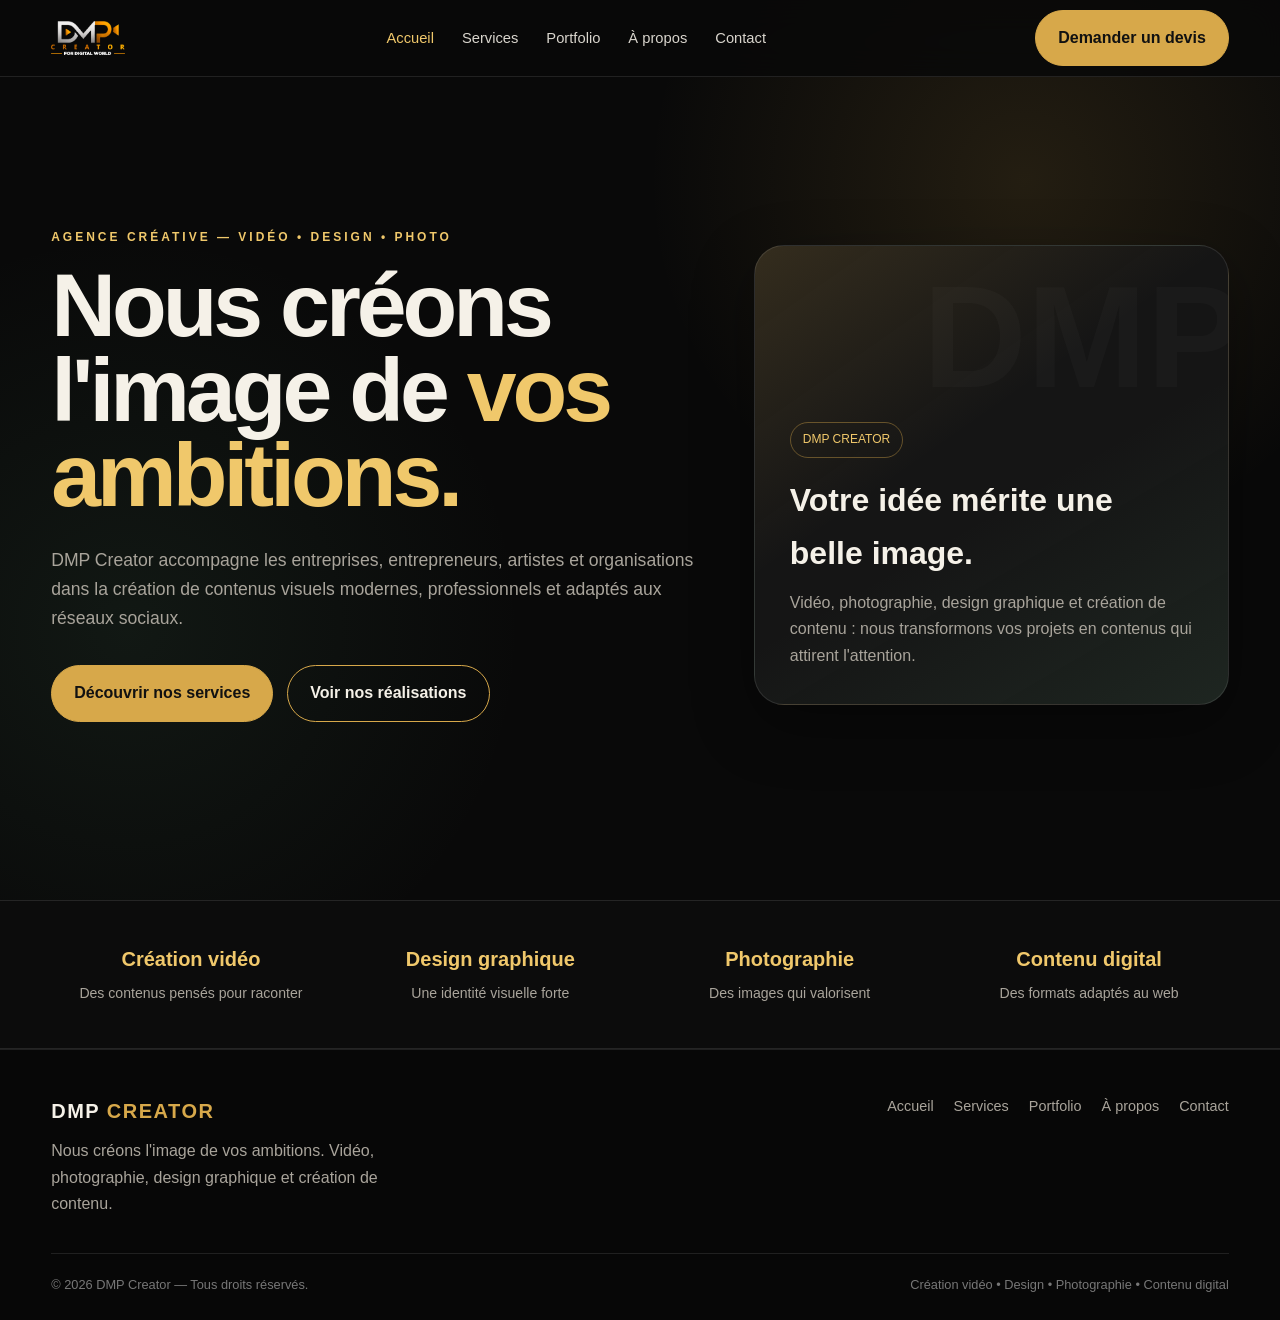
<file: index.html>
<!DOCTYPE html>
<html lang="fr">
<head>
  <meta charset="UTF-8">
  <meta name="viewport" content="width=device-width, initial-scale=1.0">
  <meta name="description" content="DMP Creator — Création vidéo, design graphique, photographie et contenu digital. Nous créons l'image de vos ambitions.">
  <title>DMP Creator — Nous créons l'image de vos ambitions</title>

  <style>
    :root{
      --bg:#090909;
      --bg-soft:#111111;
      --card:#151515;
      --card-2:#1b1b1b;
      --text:#f5f1e8;
      --muted:#a9a49b;
      --gold:#d7a84a;
      --gold-light:#f0c86b;
      --green:#5d9d73;
      --line:rgba(255,255,255,.10);
      --shadow:0 20px 60px rgba(0,0,0,.35);
      --radius:22px;
      --max:1180px;
    }

    *{box-sizing:border-box;margin:0;padding:0}
    html{scroll-behavior:smooth}
    body{
      font-family:Arial, Helvetica, sans-serif;
      background:var(--bg);
      color:var(--text);
      line-height:1.65;
      overflow-x:hidden;
    }
    a{text-decoration:none;color:inherit}
    img{max-width:100%;display:block}
    button{font:inherit}

    .container{
      width:min(92%,var(--max));
      margin:auto;
    }

    .section{
      padding:100px 0;
      position:relative;
    }

    .eyebrow{
      color:var(--gold-light);
      text-transform:uppercase;
      letter-spacing:3px;
      font-size:.75rem;
      font-weight:700;
      margin-bottom:15px;
    }

    .section-title{
      font-size:clamp(2rem,5vw,4rem);
      line-height:1.05;
      margin-bottom:20px;
      max-width:760px;
    }

    .section-intro{
      color:var(--muted);
      max-width:700px;
      font-size:1.05rem;
    }

    .btn{
      display:inline-flex;
      align-items:center;
      justify-content:center;
      gap:9px;
      padding:14px 22px;
      border-radius:999px;
      border:1px solid var(--gold);
      transition:.3s ease;
      font-weight:700;
      cursor:pointer;
    }

    .btn-primary{
      background:var(--gold);
      color:#111;
    }

    .btn-primary:hover{
      background:var(--gold-light);
      transform:translateY(-2px);
    }

    .btn-outline{
      background:transparent;
      color:var(--text);
    }

    .btn-outline:hover{
      background:rgba(215,168,74,.10);
      transform:translateY(-2px);
    }

    /* NAVIGATION */
    header{
      position:fixed;
      top:0;
      left:0;
      width:100%;
      z-index:1000;
      background:rgba(9,9,9,.86);
      backdrop-filter:blur(16px);
      border-bottom:1px solid var(--line);
    }

    .nav{
      min-height:76px;
      display:flex;
      align-items:center;
      justify-content:space-between;
      gap:20px;
    }

    .logo{
      font-size:1.25rem;
      font-weight:900;
      letter-spacing:1.5px;
    }

    .logo span{color:var(--gold)}

    .logo-img{height:34px;width:auto;display:block}

    .nav-links{
      display:flex;
      align-items:center;
      gap:28px;
      list-style:none;
    }

    .nav-links a{
      color:#d9d5cd;
      font-size:.92rem;
      transition:.25s;
    }

    .nav-links a:hover,
    .nav-links a.active{
      color:var(--gold-light);
    }

    .nav-cta{margin-left:8px}

    .menu-btn{
      display:none;
      background:none;
      border:0;
      color:var(--text);
      font-size:1.7rem;
      cursor:pointer;
    }

    /* HERO */
    .hero{
      min-height:100vh;
      display:flex;
      align-items:center;
      padding:140px 0 90px;
      background:
        radial-gradient(circle at 80% 20%, rgba(215,168,74,.13), transparent 30%),
        radial-gradient(circle at 10% 70%, rgba(93,157,115,.10), transparent 30%);
    }

    .hero-grid{
      display:grid;
      grid-template-columns:1.15fr .85fr;
      gap:60px;
      align-items:center;
    }

    .hero h1{
      font-size:clamp(3rem,7vw,6.8rem);
      line-height:.95;
      letter-spacing:-4px;
      margin-bottom:28px;
      max-width:900px;
    }

    .hero h1 span{
      color:var(--gold-light);
    }

    .hero-text{
      color:var(--muted);
      max-width:650px;
      font-size:1.1rem;
      margin-bottom:32px;
    }

    .hero-actions{
      display:flex;
      flex-wrap:wrap;
      gap:14px;
    }

    .hero-card{
      min-height:460px;
      border:1px solid var(--line);
      border-radius:30px;
      background:
        linear-gradient(145deg,rgba(215,168,74,.16),transparent 42%),
        linear-gradient(330deg,rgba(93,157,115,.12),transparent 45%),
        var(--card);
      box-shadow:var(--shadow);
      padding:35px;
      display:flex;
      flex-direction:column;
      justify-content:flex-end;
      overflow:hidden;
      position:relative;
    }

    .hero-card::before{
      content:"DMP";
      position:absolute;
      top:20px;
      right:-15px;
      font-size:9rem;
      font-weight:900;
      color:rgba(255,255,255,.025);
      line-height:1;
    }

    .hero-card h3{
      font-size:2rem;
      margin-bottom:10px;
    }

    .hero-card p{color:var(--muted)}

    .hero-badge{
      display:inline-block;
      width:max-content;
      padding:7px 12px;
      border:1px solid rgba(215,168,74,.4);
      border-radius:999px;
      color:var(--gold-light);
      font-size:.75rem;
      margin-bottom:16px;
    }

    /* STATS */
    .stats{
      border-top:1px solid var(--line);
      border-bottom:1px solid var(--line);
      padding:30px 0;
      background:#0c0c0c;
    }

    .stats-grid{
      display:grid;
      grid-template-columns:repeat(4,1fr);
      gap:20px;
    }

    .stat{
      text-align:center;
      padding:12px;
    }

    .stat strong{
      display:block;
      font-size:1.25rem;
      color:var(--gold-light);
      margin-bottom:4px;
    }

    .stat span{color:var(--muted);font-size:.88rem}

    /* SERVICES */
    .services-grid{
      display:grid;
      grid-template-columns:repeat(2,1fr);
      gap:22px;
      margin-top:55px;
    }

    .service-card{
      background:var(--card);
      border:1px solid var(--line);
      border-radius:var(--radius);
      padding:32px;
      transition:.3s ease;
    }

    .service-card:hover{
      transform:translateY(-6px);
      border-color:rgba(215,168,74,.45);
      box-shadow:var(--shadow);
    }

    .service-number{
      color:var(--gold-light);
      font-weight:900;
      font-size:.8rem;
      letter-spacing:2px;
    }

    .service-card h3{
      font-size:1.6rem;
      margin:12px 0;
    }

    .service-card p{color:var(--muted);margin-bottom:20px}

    .service-card ul{
      list-style:none;
      display:grid;
      grid-template-columns:repeat(2,1fr);
      gap:9px 15px;
    }

    .service-card li{
      color:#ddd7cc;
      font-size:.9rem;
    }

    .service-card li::before{
      content:"✓";
      color:var(--green);
      margin-right:7px;
      font-weight:900;
    }

    /* PORTFOLIO */
    .portfolio-head{
      display:flex;
      align-items:end;
      justify-content:space-between;
      gap:30px;
      margin-bottom:35px;
    }

    .filters{
      display:flex;
      flex-wrap:wrap;
      gap:8px;
      margin-bottom:30px;
    }

    .filter{
      border:1px solid var(--line);
      background:transparent;
      color:var(--muted);
      padding:9px 15px;
      border-radius:999px;
      cursor:pointer;
      transition:.25s;
    }

    .filter:hover,
    .filter.active{
      color:#111;
      background:var(--gold);
      border-color:var(--gold);
    }

    .portfolio-grid{
      display:grid;
      grid-template-columns:repeat(3,1fr);
      gap:20px;
    }

    .project{
      min-height:310px;
      border-radius:var(--radius);
      overflow:hidden;
      border:1px solid var(--line);
      background:var(--card);
      position:relative;
      display:flex;
      align-items:flex-end;
      padding:24px;
      background-size:cover;
      background-position:center;
      isolation:isolate;
    }

    .project::before{
      content:"";
      position:absolute;
      inset:0;
      background:linear-gradient(transparent 20%,rgba(0,0,0,.9));
      z-index:-1;
    }

    .project:nth-child(1){background-image:linear-gradient(135deg,#2b2418,#101010)}
    .project:nth-child(2){background-image:linear-gradient(135deg,#17352a,#0d1110)}
    .project:nth-child(3){background-image:linear-gradient(135deg,#292929,#111)}
    .project:nth-child(4){background-image:linear-gradient(135deg,#392b1b,#121212)}
    .project:nth-child(5){background-image:linear-gradient(135deg,#1b3027,#111)}
    .project:nth-child(6){background-image:linear-gradient(135deg,#302530,#101010)}

    .project-content h3{font-size:1.25rem;margin-bottom:4px}
    .project-content p{color:#bdb7ad;font-size:.85rem}

    .project[data-hidden="true"]{display:none}

    /* ABOUT */
    .about-grid{
      display:grid;
      grid-template-columns:.9fr 1.1fr;
      gap:65px;
      align-items:center;
    }

    .about-visual{
      min-height:480px;
      border-radius:30px;
      border:1px solid var(--line);
      background:
        radial-gradient(circle at 30% 30%,rgba(215,168,74,.20),transparent 30%),
        radial-gradient(circle at 70% 70%,rgba(93,157,115,.16),transparent 35%),
        #111;
      display:flex;
      align-items:center;
      justify-content:center;
      position:relative;
      overflow:hidden;
    }

    .about-logo{
      font-size:clamp(5rem,13vw,10rem);
      font-weight:900;
      letter-spacing:-8px;
      color:rgba(255,255,255,.07);
    }

    .about-content p{
      color:var(--muted);
      margin-bottom:18px;
    }

    .values{
      display:grid;
      grid-template-columns:repeat(2,1fr);
      gap:12px;
      margin-top:28px;
    }

    .value{
      padding:16px;
      border:1px solid var(--line);
      border-radius:15px;
      background:var(--card);
    }

    .value strong{display:block;margin-bottom:4px}
    .value span{font-size:.85rem;color:var(--muted)}

    /* PROCESS */
    .process-grid{
      display:grid;
      grid-template-columns:repeat(5,1fr);
      gap:12px;
      margin-top:50px;
    }

    .process{
      padding:25px 18px;
      background:var(--card);
      border:1px solid var(--line);
      border-radius:18px;
    }

    .process span{
      color:var(--gold-light);
      font-size:.75rem;
      font-weight:900;
    }

    .process h3{font-size:1.05rem;margin:10px 0}
    .process p{color:var(--muted);font-size:.84rem}

    /* CONTACT */
    .contact-box{
      display:grid;
      grid-template-columns:1fr .9fr;
      gap:40px;
      padding:50px;
      border:1px solid var(--line);
      border-radius:30px;
      background:
        radial-gradient(circle at 100% 0%,rgba(215,168,74,.13),transparent 35%),
        var(--card);
    }

    .contact-box p{color:var(--muted);max-width:600px}

    .contact-actions{
      display:flex;
      flex-wrap:wrap;
      gap:12px;
      margin-top:28px;
    }

    .contact-info{
      display:grid;
      gap:15px;
    }

    .contact-item{
      padding:18px;
      border:1px solid var(--line);
      border-radius:16px;
      background:rgba(255,255,255,.02);
    }

    .contact-item small{
      display:block;
      color:var(--gold-light);
      text-transform:uppercase;
      letter-spacing:1px;
      margin-bottom:4px;
    }

    .contact-item span{color:#ddd7cc}

    /* FOOTER */
    footer{
      border-top:1px solid var(--line);
      padding:45px 0 25px;
      background:#070707;
    }

    .footer-top{
      display:flex;
      align-items:flex-start;
      justify-content:space-between;
      gap:30px;
      padding-bottom:35px;
    }

    .footer-brand p{
      color:var(--muted);
      max-width:360px;
      margin-top:10px;
    }

    .footer-links{
      display:flex;
      flex-wrap:wrap;
      gap:20px;
    }

    .footer-links a{color:var(--muted);font-size:.9rem}
    .footer-links a:hover{color:var(--gold-light)}

    .copyright{
      border-top:1px solid var(--line);
      padding-top:20px;
      color:#777;
      font-size:.8rem;
      display:flex;
      justify-content:space-between;
      gap:15px;
    }

    /* RESPONSIVE */
    @media(max-width:900px){
      .hero-grid,
      .about-grid,
      .contact-box{
        grid-template-columns:1fr;
      }

      .hero-card{min-height:320px}
      .portfolio-grid{grid-template-columns:repeat(2,1fr)}
      .process-grid{grid-template-columns:repeat(3,1fr)}
    }

    @media(max-width:720px){
      .section{padding:75px 0}

      .menu-btn{display:block}

      .nav-links{
        display:none;
        position:absolute;
        top:76px;
        left:0;
        width:100%;
        padding:20px 5%;
        background:rgba(9,9,9,.98);
        border-bottom:1px solid var(--line);
        flex-direction:column;
        align-items:flex-start;
        gap:18px;
      }

      .nav-links.open{display:flex}
      .nav-cta{display:none}

      .hero h1{letter-spacing:-2px}
      .stats-grid{grid-template-columns:repeat(2,1fr)}
      .services-grid,
      .portfolio-grid,
      .process-grid{
        grid-template-columns:1fr;
      }

      .service-card ul{grid-template-columns:1fr}
      .portfolio-head{display:block}
      .values{grid-template-columns:1fr}
      .contact-box{padding:30px 22px}
      .footer-top,
      .copyright{
        flex-direction:column;
      }
    }
  </style>
</head>

<body>

  <header>
    <div class="container nav">
      <a href="index.html" class="logo"><img src="assets/logo.png" alt="DMP Creator" class="logo-img"></a>

      <button class="menu-btn" id="menuBtn" aria-label="Ouvrir le menu">☰</button>

      <ul class="nav-links" id="navLinks">
        <li><a href="index.html" class="active">Accueil</a></li>
        <li><a href="services.html">Services</a></li>
        <li><a href="portfolio.html">Portfolio</a></li>
        <li><a href="apropos.html">À propos</a></li>
        <li><a href="contact.html">Contact</a></li>
      </ul>

      <a href="contact.html" class="btn btn-primary nav-cta">Demander un devis</a>
    </div>
  </header>

  <main>
<!-- ACCUEIL -->
    <section class="hero" id="accueil">
      <div class="container hero-grid">

        <div>
          <div class="eyebrow">Agence créative — Vidéo • Design • Photo</div>

          <h1>
            Nous créons l'image de
            <span>vos ambitions.</span>
          </h1>

          <p class="hero-text">
            DMP Creator accompagne les entreprises, entrepreneurs, artistes
            et organisations dans la création de contenus visuels modernes,
            professionnels et adaptés aux réseaux sociaux.
          </p>

          <div class="hero-actions">
            <a href="services.html" class="btn btn-primary">Découvrir nos services</a>
            <a href="portfolio.html" class="btn btn-outline">Voir nos réalisations</a>
          </div>
        </div>

        <div class="hero-card">
          <span class="hero-badge">DMP CREATOR</span>
          <h3>Votre idée mérite une belle image.</h3>
          <p>
            Vidéo, photographie, design graphique et création de contenu :
            nous transformons vos projets en contenus qui attirent l'attention.
          </p>
        </div>

      </div>
    </section>

<!-- ELEMENTS DE CONFIANCE -->
    <section class="stats">
      <div class="container stats-grid">
        <div class="stat">
          <strong>Création vidéo</strong>
          <span>Des contenus pensés pour raconter</span>
        </div>
        <div class="stat">
          <strong>Design graphique</strong>
          <span>Une identité visuelle forte</span>
        </div>
        <div class="stat">
          <strong>Photographie</strong>
          <span>Des images qui valorisent</span>
        </div>
        <div class="stat">
          <strong>Contenu digital</strong>
          <span>Des formats adaptés au web</span>
        </div>
      </div>
    </section>
  </main>

  <footer>
    <div class="container">

      <div class="footer-top">

        <div class="footer-brand">
          <div class="logo">DMP <span>CREATOR</span></div>
          <p>
            Nous créons l'image de vos ambitions.
            Vidéo, photographie, design graphique et création de contenu.
          </p>
        </div>

        <nav class="footer-links">
          <a href="index.html">Accueil</a>
          <a href="services.html">Services</a>
          <a href="portfolio.html">Portfolio</a>
          <a href="apropos.html">À propos</a>
          <a href="contact.html">Contact</a>
        </nav>

      </div>

      <div class="copyright">
        <span>© 2026 DMP Creator — Tous droits réservés.</span>
        <span>Création vidéo • Design • Photographie • Contenu digital</span>
      </div>

    </div>
  </footer>

  <script>
    const menuBtn = document.getElementById("menuBtn");
    const navLinks = document.getElementById("navLinks");
    menuBtn.addEventListener("click", () => {
      navLinks.classList.toggle("open");
    });
    document.querySelectorAll("#navLinks a").forEach(link => {
      link.addEventListener("click", () => {
        navLinks.classList.remove("open");
      });
    });
  </script>

</body>
</html>
</file>
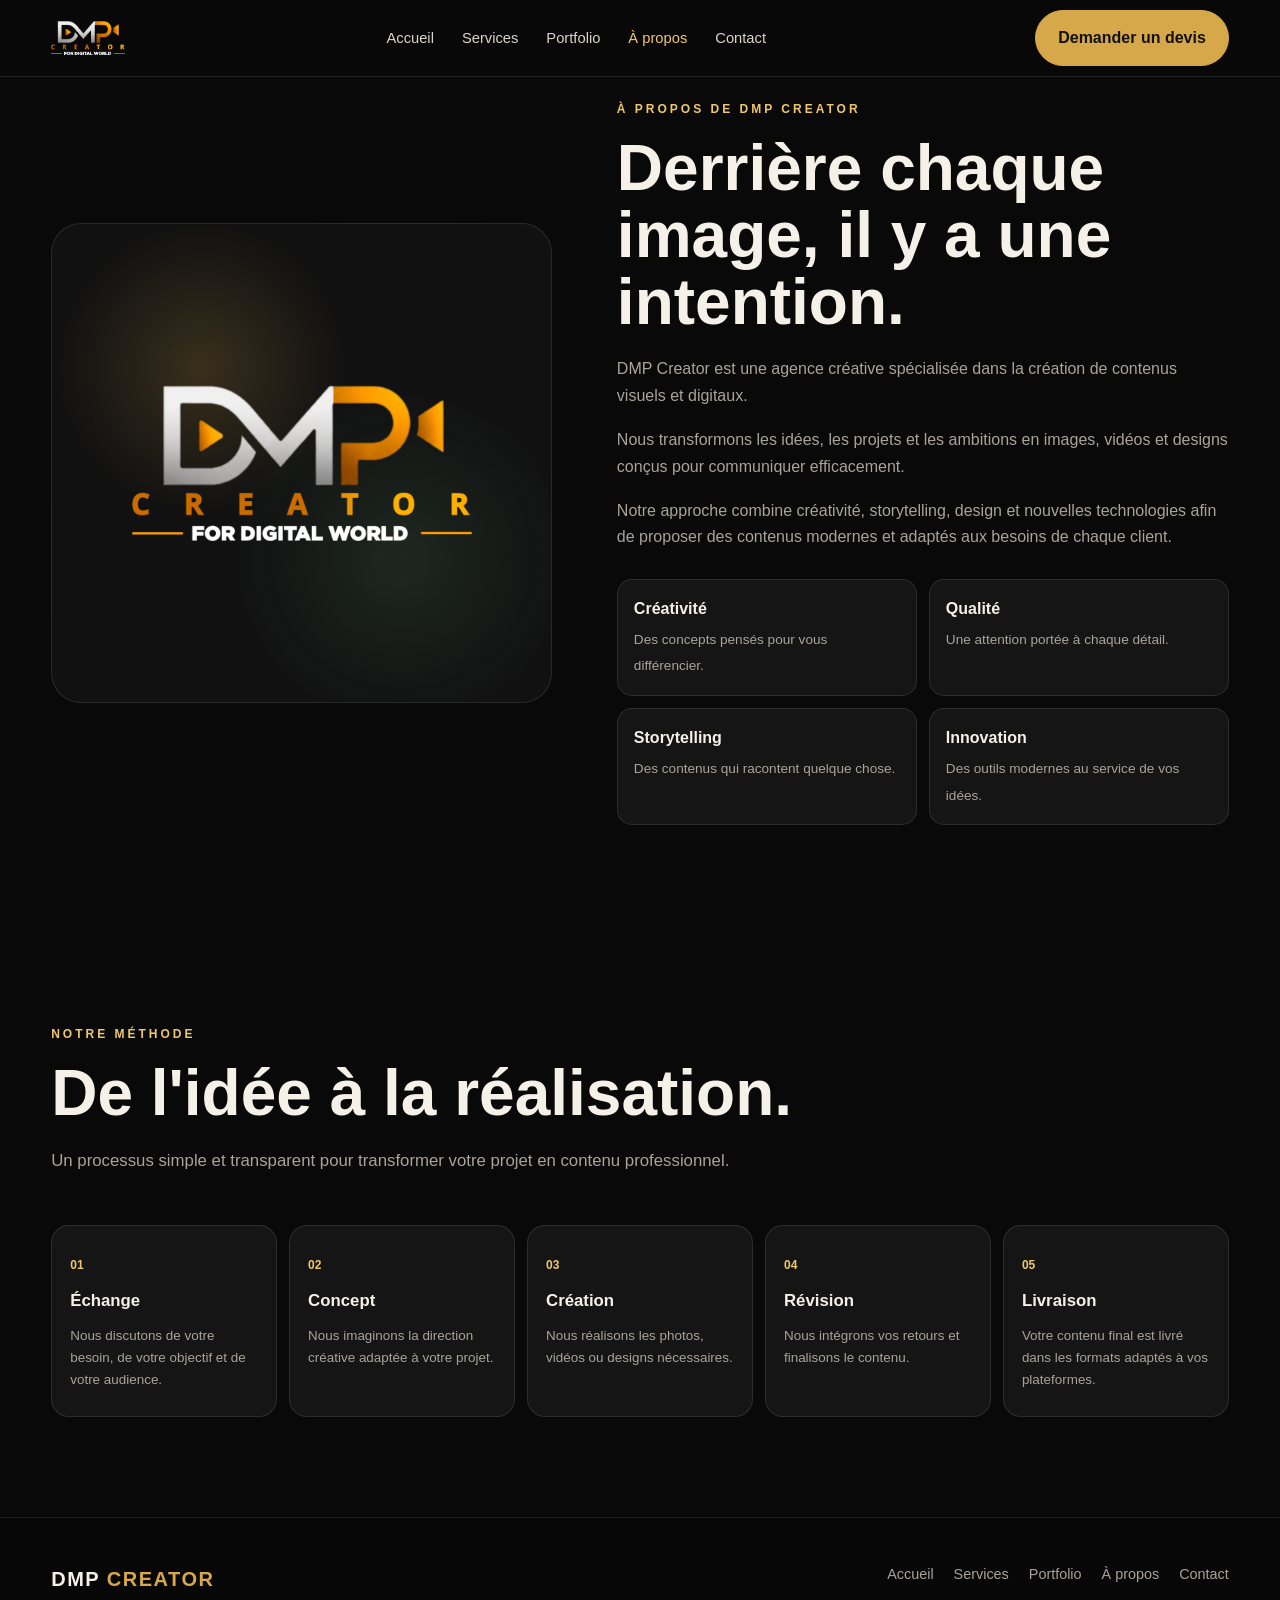
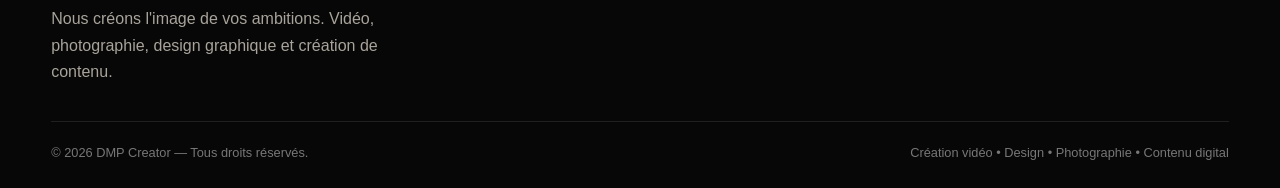
<file: apropos.html>
<!DOCTYPE html>
<html lang="fr">
<head>
  <meta charset="UTF-8">
  <meta name="viewport" content="width=device-width, initial-scale=1.0">
  <meta name="description" content="DMP Creator est une agence créative basée à Kinshasa, RD Congo, spécialisée dans la création de contenus visuels et digitaux.">
  <title>À propos — DMP Creator</title>

  <style>
    :root{
      --bg:#090909;
      --bg-soft:#111111;
      --card:#151515;
      --card-2:#1b1b1b;
      --text:#f5f1e8;
      --muted:#a9a49b;
      --gold:#d7a84a;
      --gold-light:#f0c86b;
      --green:#5d9d73;
      --line:rgba(255,255,255,.10);
      --shadow:0 20px 60px rgba(0,0,0,.35);
      --radius:22px;
      --max:1180px;
    }

    *{box-sizing:border-box;margin:0;padding:0}
    html{scroll-behavior:smooth}
    body{
      font-family:Arial, Helvetica, sans-serif;
      background:var(--bg);
      color:var(--text);
      line-height:1.65;
      overflow-x:hidden;
    }
    a{text-decoration:none;color:inherit}
    img{max-width:100%;display:block}
    button{font:inherit}

    .container{
      width:min(92%,var(--max));
      margin:auto;
    }

    .section{
      padding:100px 0;
      position:relative;
    }

    .eyebrow{
      color:var(--gold-light);
      text-transform:uppercase;
      letter-spacing:3px;
      font-size:.75rem;
      font-weight:700;
      margin-bottom:15px;
    }

    .section-title{
      font-size:clamp(2rem,5vw,4rem);
      line-height:1.05;
      margin-bottom:20px;
      max-width:760px;
    }

    .section-intro{
      color:var(--muted);
      max-width:700px;
      font-size:1.05rem;
    }

    .btn{
      display:inline-flex;
      align-items:center;
      justify-content:center;
      gap:9px;
      padding:14px 22px;
      border-radius:999px;
      border:1px solid var(--gold);
      transition:.3s ease;
      font-weight:700;
      cursor:pointer;
    }

    .btn-primary{
      background:var(--gold);
      color:#111;
    }

    .btn-primary:hover{
      background:var(--gold-light);
      transform:translateY(-2px);
    }

    .btn-outline{
      background:transparent;
      color:var(--text);
    }

    .btn-outline:hover{
      background:rgba(215,168,74,.10);
      transform:translateY(-2px);
    }

    /* NAVIGATION */
    header{
      position:fixed;
      top:0;
      left:0;
      width:100%;
      z-index:1000;
      background:rgba(9,9,9,.86);
      backdrop-filter:blur(16px);
      border-bottom:1px solid var(--line);
    }

    .nav{
      min-height:76px;
      display:flex;
      align-items:center;
      justify-content:space-between;
      gap:20px;
    }

    .logo{
      font-size:1.25rem;
      font-weight:900;
      letter-spacing:1.5px;
    }

    .logo span{color:var(--gold)}

    .logo-img{height:34px;width:auto;display:block}

    .nav-links{
      display:flex;
      align-items:center;
      gap:28px;
      list-style:none;
    }

    .nav-links a{
      color:#d9d5cd;
      font-size:.92rem;
      transition:.25s;
    }

    .nav-links a:hover,
    .nav-links a.active{
      color:var(--gold-light);
    }

    .nav-cta{margin-left:8px}

    .menu-btn{
      display:none;
      background:none;
      border:0;
      color:var(--text);
      font-size:1.7rem;
      cursor:pointer;
    }

    /* HERO */
    .hero{
      min-height:100vh;
      display:flex;
      align-items:center;
      padding:140px 0 90px;
      background:
        radial-gradient(circle at 80% 20%, rgba(215,168,74,.13), transparent 30%),
        radial-gradient(circle at 10% 70%, rgba(93,157,115,.10), transparent 30%);
    }

    .hero-grid{
      display:grid;
      grid-template-columns:1.15fr .85fr;
      gap:60px;
      align-items:center;
    }

    .hero h1{
      font-size:clamp(3rem,7vw,6.8rem);
      line-height:.95;
      letter-spacing:-4px;
      margin-bottom:28px;
      max-width:900px;
    }

    .hero h1 span{
      color:var(--gold-light);
    }

    .hero-text{
      color:var(--muted);
      max-width:650px;
      font-size:1.1rem;
      margin-bottom:32px;
    }

    .hero-actions{
      display:flex;
      flex-wrap:wrap;
      gap:14px;
    }

    .hero-card{
      min-height:460px;
      border:1px solid var(--line);
      border-radius:30px;
      background:
        linear-gradient(145deg,rgba(215,168,74,.16),transparent 42%),
        linear-gradient(330deg,rgba(93,157,115,.12),transparent 45%),
        var(--card);
      box-shadow:var(--shadow);
      padding:35px;
      display:flex;
      flex-direction:column;
      justify-content:flex-end;
      overflow:hidden;
      position:relative;
    }

    .hero-card::before{
      content:"DMP";
      position:absolute;
      top:20px;
      right:-15px;
      font-size:9rem;
      font-weight:900;
      color:rgba(255,255,255,.025);
      line-height:1;
    }

    .hero-card h3{
      font-size:2rem;
      margin-bottom:10px;
    }

    .hero-card p{color:var(--muted)}

    .hero-badge{
      display:inline-block;
      width:max-content;
      padding:7px 12px;
      border:1px solid rgba(215,168,74,.4);
      border-radius:999px;
      color:var(--gold-light);
      font-size:.75rem;
      margin-bottom:16px;
    }

    /* STATS */
    .stats{
      border-top:1px solid var(--line);
      border-bottom:1px solid var(--line);
      padding:30px 0;
      background:#0c0c0c;
    }

    .stats-grid{
      display:grid;
      grid-template-columns:repeat(4,1fr);
      gap:20px;
    }

    .stat{
      text-align:center;
      padding:12px;
    }

    .stat strong{
      display:block;
      font-size:1.25rem;
      color:var(--gold-light);
      margin-bottom:4px;
    }

    .stat span{color:var(--muted);font-size:.88rem}

    /* SERVICES */
    .services-grid{
      display:grid;
      grid-template-columns:repeat(2,1fr);
      gap:22px;
      margin-top:55px;
    }

    .service-card{
      background:var(--card);
      border:1px solid var(--line);
      border-radius:var(--radius);
      padding:32px;
      transition:.3s ease;
    }

    .service-card:hover{
      transform:translateY(-6px);
      border-color:rgba(215,168,74,.45);
      box-shadow:var(--shadow);
    }

    .service-number{
      color:var(--gold-light);
      font-weight:900;
      font-size:.8rem;
      letter-spacing:2px;
    }

    .service-card h3{
      font-size:1.6rem;
      margin:12px 0;
    }

    .service-card p{color:var(--muted);margin-bottom:20px}

    .service-card ul{
      list-style:none;
      display:grid;
      grid-template-columns:repeat(2,1fr);
      gap:9px 15px;
    }

    .service-card li{
      color:#ddd7cc;
      font-size:.9rem;
    }

    .service-card li::before{
      content:"✓";
      color:var(--green);
      margin-right:7px;
      font-weight:900;
    }

    /* PORTFOLIO */
    .portfolio-head{
      display:flex;
      align-items:end;
      justify-content:space-between;
      gap:30px;
      margin-bottom:35px;
    }

    .filters{
      display:flex;
      flex-wrap:wrap;
      gap:8px;
      margin-bottom:30px;
    }

    .filter{
      border:1px solid var(--line);
      background:transparent;
      color:var(--muted);
      padding:9px 15px;
      border-radius:999px;
      cursor:pointer;
      transition:.25s;
    }

    .filter:hover,
    .filter.active{
      color:#111;
      background:var(--gold);
      border-color:var(--gold);
    }

    .portfolio-grid{
      display:grid;
      grid-template-columns:repeat(3,1fr);
      gap:20px;
    }

    .project{
      min-height:310px;
      border-radius:var(--radius);
      overflow:hidden;
      border:1px solid var(--line);
      background:var(--card);
      position:relative;
      display:flex;
      align-items:flex-end;
      padding:24px;
      background-size:cover;
      background-position:center;
      isolation:isolate;
    }

    .project::before{
      content:"";
      position:absolute;
      inset:0;
      background:linear-gradient(transparent 20%,rgba(0,0,0,.9));
      z-index:-1;
    }

    .project:nth-child(1){background-image:linear-gradient(135deg,#2b2418,#101010)}
    .project:nth-child(2){background-image:linear-gradient(135deg,#17352a,#0d1110)}
    .project:nth-child(3){background-image:linear-gradient(135deg,#292929,#111)}
    .project:nth-child(4){background-image:linear-gradient(135deg,#392b1b,#121212)}
    .project:nth-child(5){background-image:linear-gradient(135deg,#1b3027,#111)}
    .project:nth-child(6){background-image:linear-gradient(135deg,#302530,#101010)}

    .project-content h3{font-size:1.25rem;margin-bottom:4px}
    .project-content p{color:#bdb7ad;font-size:.85rem}

    .project[data-hidden="true"]{display:none}

    /* ABOUT */
    .about-grid{
      display:grid;
      grid-template-columns:.9fr 1.1fr;
      gap:65px;
      align-items:center;
    }

    .about-visual{
      min-height:480px;
      border-radius:30px;
      border:1px solid var(--line);
      background:
        radial-gradient(circle at 30% 30%,rgba(215,168,74,.20),transparent 30%),
        radial-gradient(circle at 70% 70%,rgba(93,157,115,.16),transparent 35%),
        #111;
      display:flex;
      align-items:center;
      justify-content:center;
      position:relative;
      overflow:hidden;
    }

    .about-logo{
      font-size:clamp(5rem,13vw,10rem);
      font-weight:900;
      letter-spacing:-8px;
      color:rgba(255,255,255,.07);
    }

    .about-logo-img{
      width:min(70%,340px);
      height:auto;
    }

    .about-content p{
      color:var(--muted);
      margin-bottom:18px;
    }

    .values{
      display:grid;
      grid-template-columns:repeat(2,1fr);
      gap:12px;
      margin-top:28px;
    }

    .value{
      padding:16px;
      border:1px solid var(--line);
      border-radius:15px;
      background:var(--card);
    }

    .value strong{display:block;margin-bottom:4px}
    .value span{font-size:.85rem;color:var(--muted)}

    /* PROCESS */
    .process-grid{
      display:grid;
      grid-template-columns:repeat(5,1fr);
      gap:12px;
      margin-top:50px;
    }

    .process{
      padding:25px 18px;
      background:var(--card);
      border:1px solid var(--line);
      border-radius:18px;
    }

    .process span{
      color:var(--gold-light);
      font-size:.75rem;
      font-weight:900;
    }

    .process h3{font-size:1.05rem;margin:10px 0}
    .process p{color:var(--muted);font-size:.84rem}

    /* CONTACT */
    .contact-box{
      display:grid;
      grid-template-columns:1fr .9fr;
      gap:40px;
      padding:50px;
      border:1px solid var(--line);
      border-radius:30px;
      background:
        radial-gradient(circle at 100% 0%,rgba(215,168,74,.13),transparent 35%),
        var(--card);
    }

    .contact-box p{color:var(--muted);max-width:600px}

    .contact-actions{
      display:flex;
      flex-wrap:wrap;
      gap:12px;
      margin-top:28px;
    }

    .contact-info{
      display:grid;
      gap:15px;
    }

    .contact-item{
      padding:18px;
      border:1px solid var(--line);
      border-radius:16px;
      background:rgba(255,255,255,.02);
    }

    .contact-item small{
      display:block;
      color:var(--gold-light);
      text-transform:uppercase;
      letter-spacing:1px;
      margin-bottom:4px;
    }

    .contact-item span{color:#ddd7cc}

    /* FOOTER */
    footer{
      border-top:1px solid var(--line);
      padding:45px 0 25px;
      background:#070707;
    }

    .footer-top{
      display:flex;
      align-items:flex-start;
      justify-content:space-between;
      gap:30px;
      padding-bottom:35px;
    }

    .footer-brand p{
      color:var(--muted);
      max-width:360px;
      margin-top:10px;
    }

    .footer-links{
      display:flex;
      flex-wrap:wrap;
      gap:20px;
    }

    .footer-links a{color:var(--muted);font-size:.9rem}
    .footer-links a:hover{color:var(--gold-light)}

    .copyright{
      border-top:1px solid var(--line);
      padding-top:20px;
      color:#777;
      font-size:.8rem;
      display:flex;
      justify-content:space-between;
      gap:15px;
    }

    /* RESPONSIVE */
    @media(max-width:900px){
      .hero-grid,
      .about-grid,
      .contact-box{
        grid-template-columns:1fr;
      }

      .hero-card{min-height:320px}
      .portfolio-grid{grid-template-columns:repeat(2,1fr)}
      .process-grid{grid-template-columns:repeat(3,1fr)}
    }

    @media(max-width:720px){
      .section{padding:75px 0}

      .menu-btn{display:block}

      .nav-links{
        display:none;
        position:absolute;
        top:76px;
        left:0;
        width:100%;
        padding:20px 5%;
        background:rgba(9,9,9,.98);
        border-bottom:1px solid var(--line);
        flex-direction:column;
        align-items:flex-start;
        gap:18px;
      }

      .nav-links.open{display:flex}
      .nav-cta{display:none}

      .hero h1{letter-spacing:-2px}
      .stats-grid{grid-template-columns:repeat(2,1fr)}
      .services-grid,
      .portfolio-grid,
      .process-grid{
        grid-template-columns:1fr;
      }

      .service-card ul{grid-template-columns:1fr}
      .portfolio-head{display:block}
      .values{grid-template-columns:1fr}
      .contact-box{padding:30px 22px}
      .footer-top,
      .copyright{
        flex-direction:column;
      }
    }
  </style>
</head>

<body>

  <header>
    <div class="container nav">
      <a href="index.html" class="logo"><img src="assets/logo.png" alt="DMP Creator" class="logo-img"></a>

      <button class="menu-btn" id="menuBtn" aria-label="Ouvrir le menu">☰</button>

      <ul class="nav-links" id="navLinks">
        <li><a href="index.html">Accueil</a></li>
        <li><a href="services.html">Services</a></li>
        <li><a href="portfolio.html">Portfolio</a></li>
        <li><a href="apropos.html" class="active">À propos</a></li>
        <li><a href="contact.html">Contact</a></li>
      </ul>

      <a href="contact.html" class="btn btn-primary nav-cta">Demander un devis</a>
    </div>
  </header>

  <main>
<!-- A PROPOS -->
    <section class="section" id="apropos">
      <div class="container about-grid">

        <div class="about-visual">
          <img src="assets/logo.png" alt="DMP Creator" class="about-logo-img">
        </div>

        <div class="about-content">
          <div class="eyebrow">À propos de DMP Creator</div>
          <h2 class="section-title">
            Derrière chaque image, il y a une intention.
          </h2>

          <p>
            DMP Creator est une agence créative spécialisée dans la création
            de contenus visuels et digitaux.
          </p>

          <p>
            Nous transformons les idées, les projets et les ambitions en
            images, vidéos et designs conçus pour communiquer efficacement.
          </p>

          <p>
            Notre approche combine créativité, storytelling, design et
            nouvelles technologies afin de proposer des contenus modernes
            et adaptés aux besoins de chaque client.
          </p>

          <div class="values">
            <div class="value">
              <strong>Créativité</strong>
              <span>Des concepts pensés pour vous différencier.</span>
            </div>
            <div class="value">
              <strong>Qualité</strong>
              <span>Une attention portée à chaque détail.</span>
            </div>
            <div class="value">
              <strong>Storytelling</strong>
              <span>Des contenus qui racontent quelque chose.</span>
            </div>
            <div class="value">
              <strong>Innovation</strong>
              <span>Des outils modernes au service de vos idées.</span>
            </div>
          </div>
        </div>

      </div>
    </section>

<!-- PROCESSUS -->
    <section class="section">
      <div class="container">

        <div class="eyebrow">Notre méthode</div>
        <h2 class="section-title">De l'idée à la réalisation.</h2>
        <p class="section-intro">
          Un processus simple et transparent pour transformer votre projet
          en contenu professionnel.
        </p>

        <div class="process-grid">

          <div class="process">
            <span>01</span>
            <h3>Échange</h3>
            <p>Nous discutons de votre besoin, de votre objectif et de votre audience.</p>
          </div>

          <div class="process">
            <span>02</span>
            <h3>Concept</h3>
            <p>Nous imaginons la direction créative adaptée à votre projet.</p>
          </div>

          <div class="process">
            <span>03</span>
            <h3>Création</h3>
            <p>Nous réalisons les photos, vidéos ou designs nécessaires.</p>
          </div>

          <div class="process">
            <span>04</span>
            <h3>Révision</h3>
            <p>Nous intégrons vos retours et finalisons le contenu.</p>
          </div>

          <div class="process">
            <span>05</span>
            <h3>Livraison</h3>
            <p>Votre contenu final est livré dans les formats adaptés à vos plateformes.</p>
          </div>

        </div>
      </div>
    </section>
  </main>

  <footer>
    <div class="container">

      <div class="footer-top">

        <div class="footer-brand">
          <div class="logo">DMP <span>CREATOR</span></div>
          <p>
            Nous créons l'image de vos ambitions.
            Vidéo, photographie, design graphique et création de contenu.
          </p>
        </div>

        <nav class="footer-links">
          <a href="index.html">Accueil</a>
          <a href="services.html">Services</a>
          <a href="portfolio.html">Portfolio</a>
          <a href="apropos.html">À propos</a>
          <a href="contact.html">Contact</a>
        </nav>

      </div>

      <div class="copyright">
        <span>© 2026 DMP Creator — Tous droits réservés.</span>
        <span>Création vidéo • Design • Photographie • Contenu digital</span>
      </div>

    </div>
  </footer>

  <script>
    const menuBtn = document.getElementById("menuBtn");
    const navLinks = document.getElementById("navLinks");
    menuBtn.addEventListener("click", () => {
      navLinks.classList.toggle("open");
    });
    document.querySelectorAll("#navLinks a").forEach(link => {
      link.addEventListener("click", () => {
        navLinks.classList.remove("open");
      });
    });
  </script>

</body>
</html>
</file>
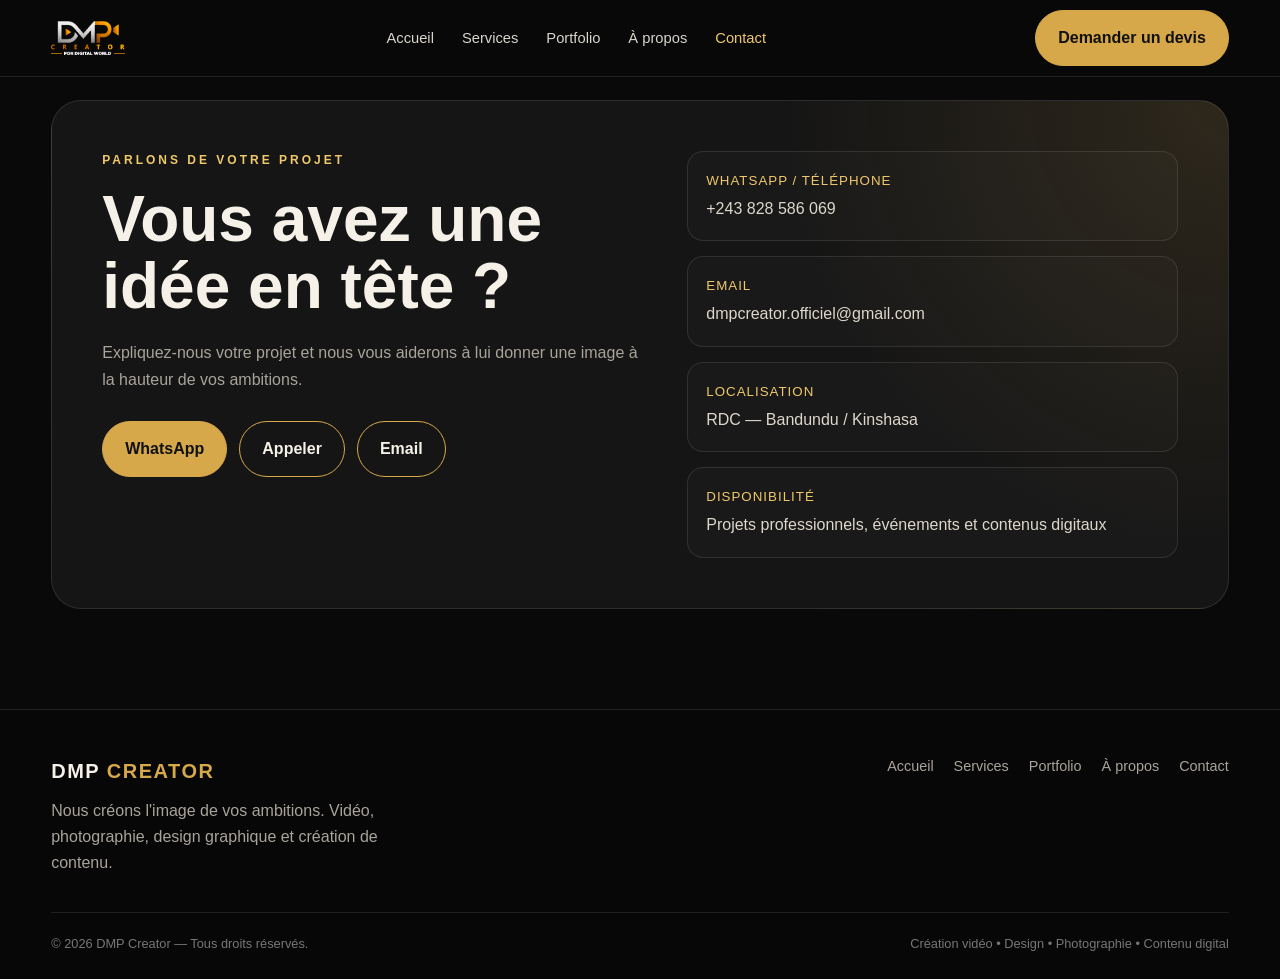
<file: contact.html>
<!DOCTYPE html>
<html lang="fr">
<head>
  <meta charset="UTF-8">
  <meta name="viewport" content="width=device-width, initial-scale=1.0">
  <meta name="description" content="Contactez DMP Creator pour discuter de votre projet vidéo, photo, design ou contenu digital.">
  <title>Contact — DMP Creator</title>

  <style>
    :root{
      --bg:#090909;
      --bg-soft:#111111;
      --card:#151515;
      --card-2:#1b1b1b;
      --text:#f5f1e8;
      --muted:#a9a49b;
      --gold:#d7a84a;
      --gold-light:#f0c86b;
      --green:#5d9d73;
      --line:rgba(255,255,255,.10);
      --shadow:0 20px 60px rgba(0,0,0,.35);
      --radius:22px;
      --max:1180px;
    }

    *{box-sizing:border-box;margin:0;padding:0}
    html{scroll-behavior:smooth}
    body{
      font-family:Arial, Helvetica, sans-serif;
      background:var(--bg);
      color:var(--text);
      line-height:1.65;
      overflow-x:hidden;
    }
    a{text-decoration:none;color:inherit}
    img{max-width:100%;display:block}
    button{font:inherit}

    .container{
      width:min(92%,var(--max));
      margin:auto;
    }

    .section{
      padding:100px 0;
      position:relative;
    }

    .eyebrow{
      color:var(--gold-light);
      text-transform:uppercase;
      letter-spacing:3px;
      font-size:.75rem;
      font-weight:700;
      margin-bottom:15px;
    }

    .section-title{
      font-size:clamp(2rem,5vw,4rem);
      line-height:1.05;
      margin-bottom:20px;
      max-width:760px;
    }

    .section-intro{
      color:var(--muted);
      max-width:700px;
      font-size:1.05rem;
    }

    .btn{
      display:inline-flex;
      align-items:center;
      justify-content:center;
      gap:9px;
      padding:14px 22px;
      border-radius:999px;
      border:1px solid var(--gold);
      transition:.3s ease;
      font-weight:700;
      cursor:pointer;
    }

    .btn-primary{
      background:var(--gold);
      color:#111;
    }

    .btn-primary:hover{
      background:var(--gold-light);
      transform:translateY(-2px);
    }

    .btn-outline{
      background:transparent;
      color:var(--text);
    }

    .btn-outline:hover{
      background:rgba(215,168,74,.10);
      transform:translateY(-2px);
    }

    /* NAVIGATION */
    header{
      position:fixed;
      top:0;
      left:0;
      width:100%;
      z-index:1000;
      background:rgba(9,9,9,.86);
      backdrop-filter:blur(16px);
      border-bottom:1px solid var(--line);
    }

    .nav{
      min-height:76px;
      display:flex;
      align-items:center;
      justify-content:space-between;
      gap:20px;
    }

    .logo{
      font-size:1.25rem;
      font-weight:900;
      letter-spacing:1.5px;
    }

    .logo span{color:var(--gold)}

    .logo-img{height:34px;width:auto;display:block}

    .nav-links{
      display:flex;
      align-items:center;
      gap:28px;
      list-style:none;
    }

    .nav-links a{
      color:#d9d5cd;
      font-size:.92rem;
      transition:.25s;
    }

    .nav-links a:hover,
    .nav-links a.active{
      color:var(--gold-light);
    }

    .nav-cta{margin-left:8px}

    .menu-btn{
      display:none;
      background:none;
      border:0;
      color:var(--text);
      font-size:1.7rem;
      cursor:pointer;
    }

    /* HERO */
    .hero{
      min-height:100vh;
      display:flex;
      align-items:center;
      padding:140px 0 90px;
      background:
        radial-gradient(circle at 80% 20%, rgba(215,168,74,.13), transparent 30%),
        radial-gradient(circle at 10% 70%, rgba(93,157,115,.10), transparent 30%);
    }

    .hero-grid{
      display:grid;
      grid-template-columns:1.15fr .85fr;
      gap:60px;
      align-items:center;
    }

    .hero h1{
      font-size:clamp(3rem,7vw,6.8rem);
      line-height:.95;
      letter-spacing:-4px;
      margin-bottom:28px;
      max-width:900px;
    }

    .hero h1 span{
      color:var(--gold-light);
    }

    .hero-text{
      color:var(--muted);
      max-width:650px;
      font-size:1.1rem;
      margin-bottom:32px;
    }

    .hero-actions{
      display:flex;
      flex-wrap:wrap;
      gap:14px;
    }

    .hero-card{
      min-height:460px;
      border:1px solid var(--line);
      border-radius:30px;
      background:
        linear-gradient(145deg,rgba(215,168,74,.16),transparent 42%),
        linear-gradient(330deg,rgba(93,157,115,.12),transparent 45%),
        var(--card);
      box-shadow:var(--shadow);
      padding:35px;
      display:flex;
      flex-direction:column;
      justify-content:flex-end;
      overflow:hidden;
      position:relative;
    }

    .hero-card::before{
      content:"DMP";
      position:absolute;
      top:20px;
      right:-15px;
      font-size:9rem;
      font-weight:900;
      color:rgba(255,255,255,.025);
      line-height:1;
    }

    .hero-card h3{
      font-size:2rem;
      margin-bottom:10px;
    }

    .hero-card p{color:var(--muted)}

    .hero-badge{
      display:inline-block;
      width:max-content;
      padding:7px 12px;
      border:1px solid rgba(215,168,74,.4);
      border-radius:999px;
      color:var(--gold-light);
      font-size:.75rem;
      margin-bottom:16px;
    }

    /* STATS */
    .stats{
      border-top:1px solid var(--line);
      border-bottom:1px solid var(--line);
      padding:30px 0;
      background:#0c0c0c;
    }

    .stats-grid{
      display:grid;
      grid-template-columns:repeat(4,1fr);
      gap:20px;
    }

    .stat{
      text-align:center;
      padding:12px;
    }

    .stat strong{
      display:block;
      font-size:1.25rem;
      color:var(--gold-light);
      margin-bottom:4px;
    }

    .stat span{color:var(--muted);font-size:.88rem}

    /* SERVICES */
    .services-grid{
      display:grid;
      grid-template-columns:repeat(2,1fr);
      gap:22px;
      margin-top:55px;
    }

    .service-card{
      background:var(--card);
      border:1px solid var(--line);
      border-radius:var(--radius);
      padding:32px;
      transition:.3s ease;
    }

    .service-card:hover{
      transform:translateY(-6px);
      border-color:rgba(215,168,74,.45);
      box-shadow:var(--shadow);
    }

    .service-number{
      color:var(--gold-light);
      font-weight:900;
      font-size:.8rem;
      letter-spacing:2px;
    }

    .service-card h3{
      font-size:1.6rem;
      margin:12px 0;
    }

    .service-card p{color:var(--muted);margin-bottom:20px}

    .service-card ul{
      list-style:none;
      display:grid;
      grid-template-columns:repeat(2,1fr);
      gap:9px 15px;
    }

    .service-card li{
      color:#ddd7cc;
      font-size:.9rem;
    }

    .service-card li::before{
      content:"✓";
      color:var(--green);
      margin-right:7px;
      font-weight:900;
    }

    /* PORTFOLIO */
    .portfolio-head{
      display:flex;
      align-items:end;
      justify-content:space-between;
      gap:30px;
      margin-bottom:35px;
    }

    .filters{
      display:flex;
      flex-wrap:wrap;
      gap:8px;
      margin-bottom:30px;
    }

    .filter{
      border:1px solid var(--line);
      background:transparent;
      color:var(--muted);
      padding:9px 15px;
      border-radius:999px;
      cursor:pointer;
      transition:.25s;
    }

    .filter:hover,
    .filter.active{
      color:#111;
      background:var(--gold);
      border-color:var(--gold);
    }

    .portfolio-grid{
      display:grid;
      grid-template-columns:repeat(3,1fr);
      gap:20px;
    }

    .project{
      min-height:310px;
      border-radius:var(--radius);
      overflow:hidden;
      border:1px solid var(--line);
      background:var(--card);
      position:relative;
      display:flex;
      align-items:flex-end;
      padding:24px;
      background-size:cover;
      background-position:center;
      isolation:isolate;
    }

    .project::before{
      content:"";
      position:absolute;
      inset:0;
      background:linear-gradient(transparent 20%,rgba(0,0,0,.9));
      z-index:-1;
    }

    .project:nth-child(1){background-image:linear-gradient(135deg,#2b2418,#101010)}
    .project:nth-child(2){background-image:linear-gradient(135deg,#17352a,#0d1110)}
    .project:nth-child(3){background-image:linear-gradient(135deg,#292929,#111)}
    .project:nth-child(4){background-image:linear-gradient(135deg,#392b1b,#121212)}
    .project:nth-child(5){background-image:linear-gradient(135deg,#1b3027,#111)}
    .project:nth-child(6){background-image:linear-gradient(135deg,#302530,#101010)}

    .project-content h3{font-size:1.25rem;margin-bottom:4px}
    .project-content p{color:#bdb7ad;font-size:.85rem}

    .project[data-hidden="true"]{display:none}

    /* ABOUT */
    .about-grid{
      display:grid;
      grid-template-columns:.9fr 1.1fr;
      gap:65px;
      align-items:center;
    }

    .about-visual{
      min-height:480px;
      border-radius:30px;
      border:1px solid var(--line);
      background:
        radial-gradient(circle at 30% 30%,rgba(215,168,74,.20),transparent 30%),
        radial-gradient(circle at 70% 70%,rgba(93,157,115,.16),transparent 35%),
        #111;
      display:flex;
      align-items:center;
      justify-content:center;
      position:relative;
      overflow:hidden;
    }

    .about-logo{
      font-size:clamp(5rem,13vw,10rem);
      font-weight:900;
      letter-spacing:-8px;
      color:rgba(255,255,255,.07);
    }

    .about-content p{
      color:var(--muted);
      margin-bottom:18px;
    }

    .values{
      display:grid;
      grid-template-columns:repeat(2,1fr);
      gap:12px;
      margin-top:28px;
    }

    .value{
      padding:16px;
      border:1px solid var(--line);
      border-radius:15px;
      background:var(--card);
    }

    .value strong{display:block;margin-bottom:4px}
    .value span{font-size:.85rem;color:var(--muted)}

    /* PROCESS */
    .process-grid{
      display:grid;
      grid-template-columns:repeat(5,1fr);
      gap:12px;
      margin-top:50px;
    }

    .process{
      padding:25px 18px;
      background:var(--card);
      border:1px solid var(--line);
      border-radius:18px;
    }

    .process span{
      color:var(--gold-light);
      font-size:.75rem;
      font-weight:900;
    }

    .process h3{font-size:1.05rem;margin:10px 0}
    .process p{color:var(--muted);font-size:.84rem}

    /* CONTACT */
    .contact-box{
      display:grid;
      grid-template-columns:1fr .9fr;
      gap:40px;
      padding:50px;
      border:1px solid var(--line);
      border-radius:30px;
      background:
        radial-gradient(circle at 100% 0%,rgba(215,168,74,.13),transparent 35%),
        var(--card);
    }

    .contact-box p{color:var(--muted);max-width:600px}

    .contact-actions{
      display:flex;
      flex-wrap:wrap;
      gap:12px;
      margin-top:28px;
    }

    .contact-info{
      display:grid;
      gap:15px;
    }

    .contact-item{
      padding:18px;
      border:1px solid var(--line);
      border-radius:16px;
      background:rgba(255,255,255,.02);
    }

    .contact-item small{
      display:block;
      color:var(--gold-light);
      text-transform:uppercase;
      letter-spacing:1px;
      margin-bottom:4px;
    }

    .contact-item span{color:#ddd7cc}

    /* FOOTER */
    footer{
      border-top:1px solid var(--line);
      padding:45px 0 25px;
      background:#070707;
    }

    .footer-top{
      display:flex;
      align-items:flex-start;
      justify-content:space-between;
      gap:30px;
      padding-bottom:35px;
    }

    .footer-brand p{
      color:var(--muted);
      max-width:360px;
      margin-top:10px;
    }

    .footer-links{
      display:flex;
      flex-wrap:wrap;
      gap:20px;
    }

    .footer-links a{color:var(--muted);font-size:.9rem}
    .footer-links a:hover{color:var(--gold-light)}

    .copyright{
      border-top:1px solid var(--line);
      padding-top:20px;
      color:#777;
      font-size:.8rem;
      display:flex;
      justify-content:space-between;
      gap:15px;
    }

    /* RESPONSIVE */
    @media(max-width:900px){
      .hero-grid,
      .about-grid,
      .contact-box{
        grid-template-columns:1fr;
      }

      .hero-card{min-height:320px}
      .portfolio-grid{grid-template-columns:repeat(2,1fr)}
      .process-grid{grid-template-columns:repeat(3,1fr)}
    }

    @media(max-width:720px){
      .section{padding:75px 0}

      .menu-btn{display:block}

      .nav-links{
        display:none;
        position:absolute;
        top:76px;
        left:0;
        width:100%;
        padding:20px 5%;
        background:rgba(9,9,9,.98);
        border-bottom:1px solid var(--line);
        flex-direction:column;
        align-items:flex-start;
        gap:18px;
      }

      .nav-links.open{display:flex}
      .nav-cta{display:none}

      .hero h1{letter-spacing:-2px}
      .stats-grid{grid-template-columns:repeat(2,1fr)}
      .services-grid,
      .portfolio-grid,
      .process-grid{
        grid-template-columns:1fr;
      }

      .service-card ul{grid-template-columns:1fr}
      .portfolio-head{display:block}
      .values{grid-template-columns:1fr}
      .contact-box{padding:30px 22px}
      .footer-top,
      .copyright{
        flex-direction:column;
      }
    }
  </style>
</head>

<body>

  <header>
    <div class="container nav">
      <a href="index.html" class="logo"><img src="assets/logo.png" alt="DMP Creator" class="logo-img"></a>

      <button class="menu-btn" id="menuBtn" aria-label="Ouvrir le menu">☰</button>

      <ul class="nav-links" id="navLinks">
        <li><a href="index.html">Accueil</a></li>
        <li><a href="services.html">Services</a></li>
        <li><a href="portfolio.html">Portfolio</a></li>
        <li><a href="apropos.html">À propos</a></li>
        <li><a href="contact.html" class="active">Contact</a></li>
      </ul>

      <a href="contact.html" class="btn btn-primary nav-cta">Demander un devis</a>
    </div>
  </header>

  <main>
<!-- CONTACT -->
    <section class="section" id="contact">
      <div class="container">

        <div class="contact-box">

          <div>
            <div class="eyebrow">Parlons de votre projet</div>
            <h2 class="section-title">Vous avez une idée en tête ?</h2>

            <p>
              Expliquez-nous votre projet et nous vous aiderons à lui donner
              une image à la hauteur de vos ambitions.
            </p>

            <div class="contact-actions">
              <a href="https://wa.me/243828586069" class="btn btn-primary" target="_blank">
                WhatsApp
              </a>
              <a href="tel:+243828586069" class="btn btn-outline">
                Appeler
              </a>
              <a href="mailto:dmpcreator.officiel@gmail.com" class="btn btn-outline">
                Email
              </a>
            </div>
          </div>

          <div class="contact-info">

            <div class="contact-item">
              <small>WhatsApp / Téléphone</small>
              <span>+243 828 586 069</span>
            </div>

            <div class="contact-item">
              <small>Email</small>
              <span>dmpcreator.officiel@gmail.com</span>
            </div>

            <div class="contact-item">
              <small>Localisation</small>
              <span>RDC — Bandundu / Kinshasa</span>
            </div>

            <div class="contact-item">
              <small>Disponibilité</small>
              <span>Projets professionnels, événements et contenus digitaux</span>
            </div>

          </div>

        </div>
      </div>
    </section>
  </main>

  <footer>
    <div class="container">

      <div class="footer-top">

        <div class="footer-brand">
          <div class="logo">DMP <span>CREATOR</span></div>
          <p>
            Nous créons l'image de vos ambitions.
            Vidéo, photographie, design graphique et création de contenu.
          </p>
        </div>

        <nav class="footer-links">
          <a href="index.html">Accueil</a>
          <a href="services.html">Services</a>
          <a href="portfolio.html">Portfolio</a>
          <a href="apropos.html">À propos</a>
          <a href="contact.html">Contact</a>
        </nav>

      </div>

      <div class="copyright">
        <span>© 2026 DMP Creator — Tous droits réservés.</span>
        <span>Création vidéo • Design • Photographie • Contenu digital</span>
      </div>

    </div>
  </footer>

  <script>
    const menuBtn = document.getElementById("menuBtn");
    const navLinks = document.getElementById("navLinks");
    menuBtn.addEventListener("click", () => {
      navLinks.classList.toggle("open");
    });
    document.querySelectorAll("#navLinks a").forEach(link => {
      link.addEventListener("click", () => {
        navLinks.classList.remove("open");
      });
    });
  </script>

</body>
</html>
</file>
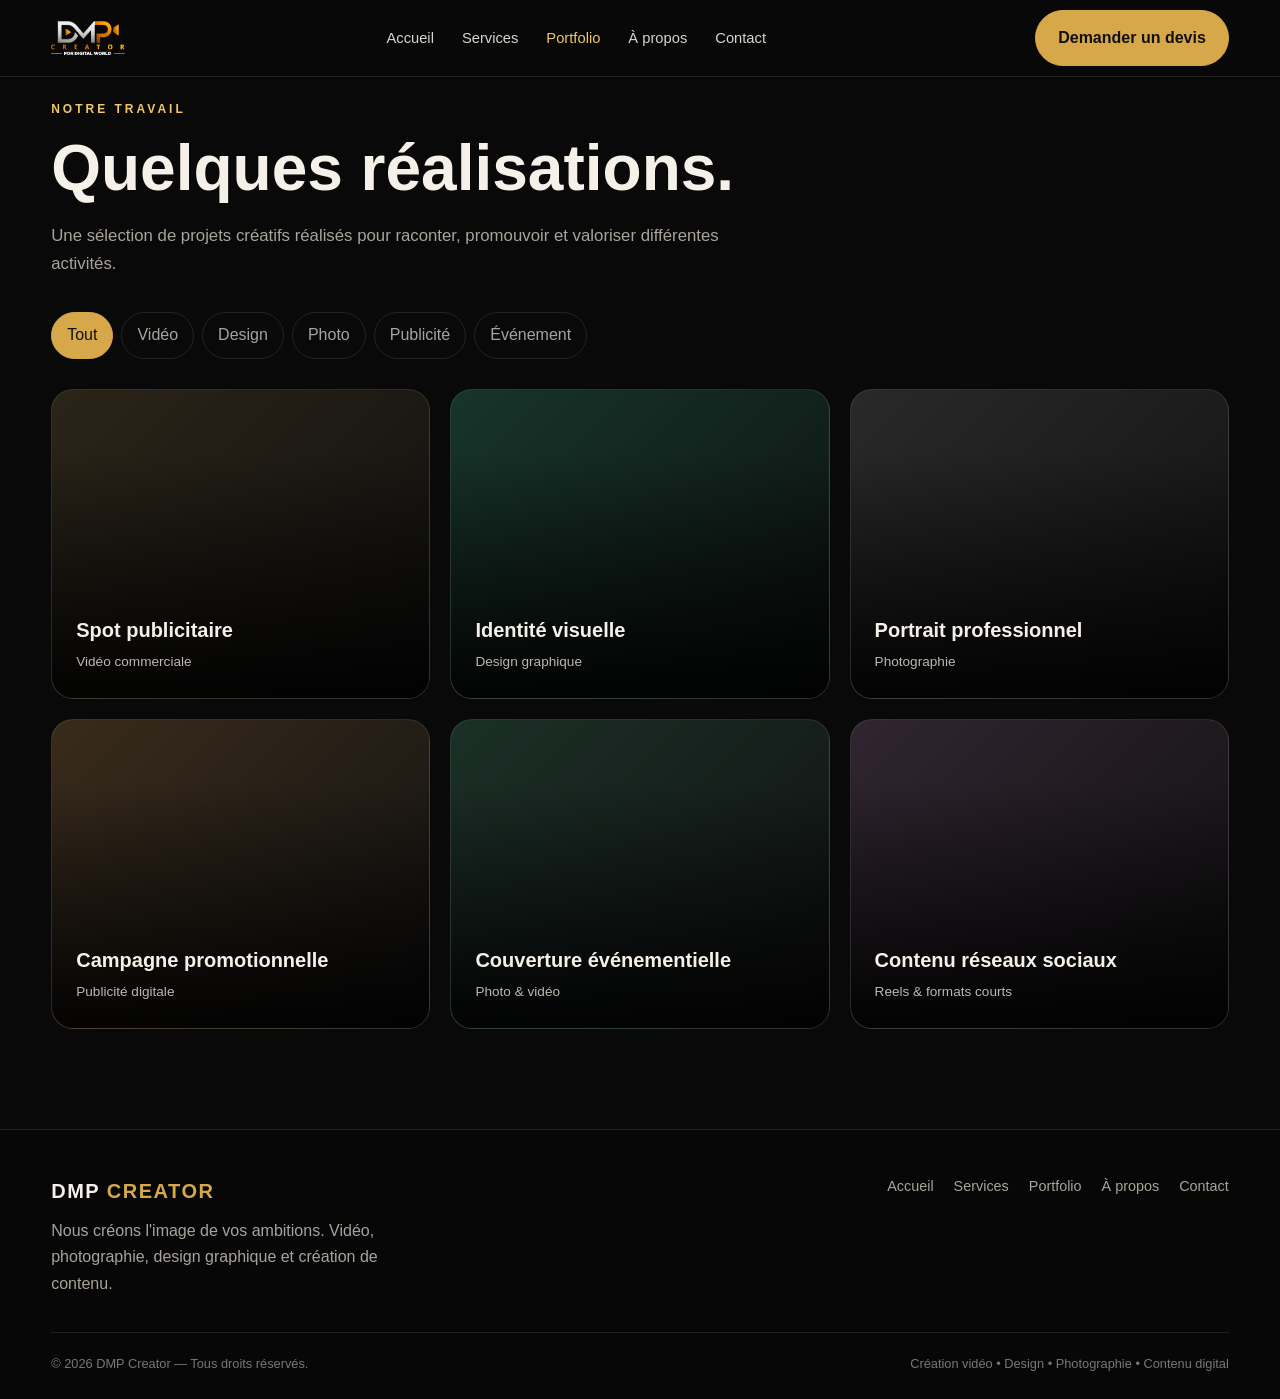
<file: portfolio.html>
<!DOCTYPE html>
<html lang="fr">
<head>
  <meta charset="UTF-8">
  <meta name="viewport" content="width=device-width, initial-scale=1.0">
  <meta name="description" content="Découvrez une sélection de réalisations de DMP Creator : vidéo, design, photo, publicité et événementiel.">
  <title>Portfolio — DMP Creator</title>

  <style>
    :root{
      --bg:#090909;
      --bg-soft:#111111;
      --card:#151515;
      --card-2:#1b1b1b;
      --text:#f5f1e8;
      --muted:#a9a49b;
      --gold:#d7a84a;
      --gold-light:#f0c86b;
      --green:#5d9d73;
      --line:rgba(255,255,255,.10);
      --shadow:0 20px 60px rgba(0,0,0,.35);
      --radius:22px;
      --max:1180px;
    }

    *{box-sizing:border-box;margin:0;padding:0}
    html{scroll-behavior:smooth}
    body{
      font-family:Arial, Helvetica, sans-serif;
      background:var(--bg);
      color:var(--text);
      line-height:1.65;
      overflow-x:hidden;
    }
    a{text-decoration:none;color:inherit}
    img{max-width:100%;display:block}
    button{font:inherit}

    .container{
      width:min(92%,var(--max));
      margin:auto;
    }

    .section{
      padding:100px 0;
      position:relative;
    }

    .eyebrow{
      color:var(--gold-light);
      text-transform:uppercase;
      letter-spacing:3px;
      font-size:.75rem;
      font-weight:700;
      margin-bottom:15px;
    }

    .section-title{
      font-size:clamp(2rem,5vw,4rem);
      line-height:1.05;
      margin-bottom:20px;
      max-width:760px;
    }

    .section-intro{
      color:var(--muted);
      max-width:700px;
      font-size:1.05rem;
    }

    .btn{
      display:inline-flex;
      align-items:center;
      justify-content:center;
      gap:9px;
      padding:14px 22px;
      border-radius:999px;
      border:1px solid var(--gold);
      transition:.3s ease;
      font-weight:700;
      cursor:pointer;
    }

    .btn-primary{
      background:var(--gold);
      color:#111;
    }

    .btn-primary:hover{
      background:var(--gold-light);
      transform:translateY(-2px);
    }

    .btn-outline{
      background:transparent;
      color:var(--text);
    }

    .btn-outline:hover{
      background:rgba(215,168,74,.10);
      transform:translateY(-2px);
    }

    /* NAVIGATION */
    header{
      position:fixed;
      top:0;
      left:0;
      width:100%;
      z-index:1000;
      background:rgba(9,9,9,.86);
      backdrop-filter:blur(16px);
      border-bottom:1px solid var(--line);
    }

    .nav{
      min-height:76px;
      display:flex;
      align-items:center;
      justify-content:space-between;
      gap:20px;
    }

    .logo{
      font-size:1.25rem;
      font-weight:900;
      letter-spacing:1.5px;
    }

    .logo span{color:var(--gold)}

    .logo-img{height:34px;width:auto;display:block}

    .nav-links{
      display:flex;
      align-items:center;
      gap:28px;
      list-style:none;
    }

    .nav-links a{
      color:#d9d5cd;
      font-size:.92rem;
      transition:.25s;
    }

    .nav-links a:hover,
    .nav-links a.active{
      color:var(--gold-light);
    }

    .nav-cta{margin-left:8px}

    .menu-btn{
      display:none;
      background:none;
      border:0;
      color:var(--text);
      font-size:1.7rem;
      cursor:pointer;
    }

    /* HERO */
    .hero{
      min-height:100vh;
      display:flex;
      align-items:center;
      padding:140px 0 90px;
      background:
        radial-gradient(circle at 80% 20%, rgba(215,168,74,.13), transparent 30%),
        radial-gradient(circle at 10% 70%, rgba(93,157,115,.10), transparent 30%);
    }

    .hero-grid{
      display:grid;
      grid-template-columns:1.15fr .85fr;
      gap:60px;
      align-items:center;
    }

    .hero h1{
      font-size:clamp(3rem,7vw,6.8rem);
      line-height:.95;
      letter-spacing:-4px;
      margin-bottom:28px;
      max-width:900px;
    }

    .hero h1 span{
      color:var(--gold-light);
    }

    .hero-text{
      color:var(--muted);
      max-width:650px;
      font-size:1.1rem;
      margin-bottom:32px;
    }

    .hero-actions{
      display:flex;
      flex-wrap:wrap;
      gap:14px;
    }

    .hero-card{
      min-height:460px;
      border:1px solid var(--line);
      border-radius:30px;
      background:
        linear-gradient(145deg,rgba(215,168,74,.16),transparent 42%),
        linear-gradient(330deg,rgba(93,157,115,.12),transparent 45%),
        var(--card);
      box-shadow:var(--shadow);
      padding:35px;
      display:flex;
      flex-direction:column;
      justify-content:flex-end;
      overflow:hidden;
      position:relative;
    }

    .hero-card::before{
      content:"DMP";
      position:absolute;
      top:20px;
      right:-15px;
      font-size:9rem;
      font-weight:900;
      color:rgba(255,255,255,.025);
      line-height:1;
    }

    .hero-card h3{
      font-size:2rem;
      margin-bottom:10px;
    }

    .hero-card p{color:var(--muted)}

    .hero-badge{
      display:inline-block;
      width:max-content;
      padding:7px 12px;
      border:1px solid rgba(215,168,74,.4);
      border-radius:999px;
      color:var(--gold-light);
      font-size:.75rem;
      margin-bottom:16px;
    }

    /* STATS */
    .stats{
      border-top:1px solid var(--line);
      border-bottom:1px solid var(--line);
      padding:30px 0;
      background:#0c0c0c;
    }

    .stats-grid{
      display:grid;
      grid-template-columns:repeat(4,1fr);
      gap:20px;
    }

    .stat{
      text-align:center;
      padding:12px;
    }

    .stat strong{
      display:block;
      font-size:1.25rem;
      color:var(--gold-light);
      margin-bottom:4px;
    }

    .stat span{color:var(--muted);font-size:.88rem}

    /* SERVICES */
    .services-grid{
      display:grid;
      grid-template-columns:repeat(2,1fr);
      gap:22px;
      margin-top:55px;
    }

    .service-card{
      background:var(--card);
      border:1px solid var(--line);
      border-radius:var(--radius);
      padding:32px;
      transition:.3s ease;
    }

    .service-card:hover{
      transform:translateY(-6px);
      border-color:rgba(215,168,74,.45);
      box-shadow:var(--shadow);
    }

    .service-number{
      color:var(--gold-light);
      font-weight:900;
      font-size:.8rem;
      letter-spacing:2px;
    }

    .service-card h3{
      font-size:1.6rem;
      margin:12px 0;
    }

    .service-card p{color:var(--muted);margin-bottom:20px}

    .service-card ul{
      list-style:none;
      display:grid;
      grid-template-columns:repeat(2,1fr);
      gap:9px 15px;
    }

    .service-card li{
      color:#ddd7cc;
      font-size:.9rem;
    }

    .service-card li::before{
      content:"✓";
      color:var(--green);
      margin-right:7px;
      font-weight:900;
    }

    /* PORTFOLIO */
    .portfolio-head{
      display:flex;
      align-items:end;
      justify-content:space-between;
      gap:30px;
      margin-bottom:35px;
    }

    .filters{
      display:flex;
      flex-wrap:wrap;
      gap:8px;
      margin-bottom:30px;
    }

    .filter{
      border:1px solid var(--line);
      background:transparent;
      color:var(--muted);
      padding:9px 15px;
      border-radius:999px;
      cursor:pointer;
      transition:.25s;
    }

    .filter:hover,
    .filter.active{
      color:#111;
      background:var(--gold);
      border-color:var(--gold);
    }

    .portfolio-grid{
      display:grid;
      grid-template-columns:repeat(3,1fr);
      gap:20px;
    }

    .project{
      min-height:310px;
      border-radius:var(--radius);
      overflow:hidden;
      border:1px solid var(--line);
      background:var(--card);
      position:relative;
      display:flex;
      align-items:flex-end;
      padding:24px;
      background-size:cover;
      background-position:center;
      isolation:isolate;
    }

    .project::before{
      content:"";
      position:absolute;
      inset:0;
      background:linear-gradient(transparent 20%,rgba(0,0,0,.9));
      z-index:-1;
    }

    .project:nth-child(1){background-image:linear-gradient(135deg,#2b2418,#101010)}
    .project:nth-child(2){background-image:linear-gradient(135deg,#17352a,#0d1110)}
    .project:nth-child(3){background-image:linear-gradient(135deg,#292929,#111)}
    .project:nth-child(4){background-image:linear-gradient(135deg,#392b1b,#121212)}
    .project:nth-child(5){background-image:linear-gradient(135deg,#1b3027,#111)}
    .project:nth-child(6){background-image:linear-gradient(135deg,#302530,#101010)}

    .project-content h3{font-size:1.25rem;margin-bottom:4px}
    .project-content p{color:#bdb7ad;font-size:.85rem}

    .project[data-hidden="true"]{display:none}

    /* ABOUT */
    .about-grid{
      display:grid;
      grid-template-columns:.9fr 1.1fr;
      gap:65px;
      align-items:center;
    }

    .about-visual{
      min-height:480px;
      border-radius:30px;
      border:1px solid var(--line);
      background:
        radial-gradient(circle at 30% 30%,rgba(215,168,74,.20),transparent 30%),
        radial-gradient(circle at 70% 70%,rgba(93,157,115,.16),transparent 35%),
        #111;
      display:flex;
      align-items:center;
      justify-content:center;
      position:relative;
      overflow:hidden;
    }

    .about-logo{
      font-size:clamp(5rem,13vw,10rem);
      font-weight:900;
      letter-spacing:-8px;
      color:rgba(255,255,255,.07);
    }

    .about-content p{
      color:var(--muted);
      margin-bottom:18px;
    }

    .values{
      display:grid;
      grid-template-columns:repeat(2,1fr);
      gap:12px;
      margin-top:28px;
    }

    .value{
      padding:16px;
      border:1px solid var(--line);
      border-radius:15px;
      background:var(--card);
    }

    .value strong{display:block;margin-bottom:4px}
    .value span{font-size:.85rem;color:var(--muted)}

    /* PROCESS */
    .process-grid{
      display:grid;
      grid-template-columns:repeat(5,1fr);
      gap:12px;
      margin-top:50px;
    }

    .process{
      padding:25px 18px;
      background:var(--card);
      border:1px solid var(--line);
      border-radius:18px;
    }

    .process span{
      color:var(--gold-light);
      font-size:.75rem;
      font-weight:900;
    }

    .process h3{font-size:1.05rem;margin:10px 0}
    .process p{color:var(--muted);font-size:.84rem}

    /* CONTACT */
    .contact-box{
      display:grid;
      grid-template-columns:1fr .9fr;
      gap:40px;
      padding:50px;
      border:1px solid var(--line);
      border-radius:30px;
      background:
        radial-gradient(circle at 100% 0%,rgba(215,168,74,.13),transparent 35%),
        var(--card);
    }

    .contact-box p{color:var(--muted);max-width:600px}

    .contact-actions{
      display:flex;
      flex-wrap:wrap;
      gap:12px;
      margin-top:28px;
    }

    .contact-info{
      display:grid;
      gap:15px;
    }

    .contact-item{
      padding:18px;
      border:1px solid var(--line);
      border-radius:16px;
      background:rgba(255,255,255,.02);
    }

    .contact-item small{
      display:block;
      color:var(--gold-light);
      text-transform:uppercase;
      letter-spacing:1px;
      margin-bottom:4px;
    }

    .contact-item span{color:#ddd7cc}

    /* FOOTER */
    footer{
      border-top:1px solid var(--line);
      padding:45px 0 25px;
      background:#070707;
    }

    .footer-top{
      display:flex;
      align-items:flex-start;
      justify-content:space-between;
      gap:30px;
      padding-bottom:35px;
    }

    .footer-brand p{
      color:var(--muted);
      max-width:360px;
      margin-top:10px;
    }

    .footer-links{
      display:flex;
      flex-wrap:wrap;
      gap:20px;
    }

    .footer-links a{color:var(--muted);font-size:.9rem}
    .footer-links a:hover{color:var(--gold-light)}

    .copyright{
      border-top:1px solid var(--line);
      padding-top:20px;
      color:#777;
      font-size:.8rem;
      display:flex;
      justify-content:space-between;
      gap:15px;
    }

    /* RESPONSIVE */
    @media(max-width:900px){
      .hero-grid,
      .about-grid,
      .contact-box{
        grid-template-columns:1fr;
      }

      .hero-card{min-height:320px}
      .portfolio-grid{grid-template-columns:repeat(2,1fr)}
      .process-grid{grid-template-columns:repeat(3,1fr)}
    }

    @media(max-width:720px){
      .section{padding:75px 0}

      .menu-btn{display:block}

      .nav-links{
        display:none;
        position:absolute;
        top:76px;
        left:0;
        width:100%;
        padding:20px 5%;
        background:rgba(9,9,9,.98);
        border-bottom:1px solid var(--line);
        flex-direction:column;
        align-items:flex-start;
        gap:18px;
      }

      .nav-links.open{display:flex}
      .nav-cta{display:none}

      .hero h1{letter-spacing:-2px}
      .stats-grid{grid-template-columns:repeat(2,1fr)}
      .services-grid,
      .portfolio-grid,
      .process-grid{
        grid-template-columns:1fr;
      }

      .service-card ul{grid-template-columns:1fr}
      .portfolio-head{display:block}
      .values{grid-template-columns:1fr}
      .contact-box{padding:30px 22px}
      .footer-top,
      .copyright{
        flex-direction:column;
      }
    }
  </style>
</head>

<body>

  <header>
    <div class="container nav">
      <a href="index.html" class="logo"><img src="assets/logo.png" alt="DMP Creator" class="logo-img"></a>

      <button class="menu-btn" id="menuBtn" aria-label="Ouvrir le menu">☰</button>

      <ul class="nav-links" id="navLinks">
        <li><a href="index.html">Accueil</a></li>
        <li><a href="services.html">Services</a></li>
        <li><a href="portfolio.html" class="active">Portfolio</a></li>
        <li><a href="apropos.html">À propos</a></li>
        <li><a href="contact.html">Contact</a></li>
      </ul>

      <a href="contact.html" class="btn btn-primary nav-cta">Demander un devis</a>
    </div>
  </header>

  <main>
<!-- PORTFOLIO -->
    <section class="section" id="portfolio">
      <div class="container">

        <div class="portfolio-head">
          <div>
            <div class="eyebrow">Notre travail</div>
            <h2 class="section-title">Quelques réalisations.</h2>
            <p class="section-intro">
              Une sélection de projets créatifs réalisés pour raconter,
              promouvoir et valoriser différentes activités.
            </p>
          </div>
        </div>

        <div class="filters">
          <button class="filter active" data-filter="all">Tout</button>
          <button class="filter" data-filter="video">Vidéo</button>
          <button class="filter" data-filter="design">Design</button>
          <button class="filter" data-filter="photo">Photo</button>
          <button class="filter" data-filter="publicite">Publicité</button>
          <button class="filter" data-filter="evenement">Événement</button>
        </div>

        <div class="portfolio-grid">

          <article class="project" data-category="video">
            <div class="project-content">
              <h3>Spot publicitaire</h3>
              <p>Vidéo commerciale</p>
            </div>
          </article>

          <article class="project" data-category="design">
            <div class="project-content">
              <h3>Identité visuelle</h3>
              <p>Design graphique</p>
            </div>
          </article>

          <article class="project" data-category="photo">
            <div class="project-content">
              <h3>Portrait professionnel</h3>
              <p>Photographie</p>
            </div>
          </article>

          <article class="project" data-category="publicite">
            <div class="project-content">
              <h3>Campagne promotionnelle</h3>
              <p>Publicité digitale</p>
            </div>
          </article>

          <article class="project" data-category="evenement">
            <div class="project-content">
              <h3>Couverture événementielle</h3>
              <p>Photo & vidéo</p>
            </div>
          </article>

          <article class="project" data-category="video">
            <div class="project-content">
              <h3>Contenu réseaux sociaux</h3>
              <p>Reels & formats courts</p>
            </div>
          </article>

        </div>
      </div>
    </section>
  </main>

  <footer>
    <div class="container">

      <div class="footer-top">

        <div class="footer-brand">
          <div class="logo">DMP <span>CREATOR</span></div>
          <p>
            Nous créons l'image de vos ambitions.
            Vidéo, photographie, design graphique et création de contenu.
          </p>
        </div>

        <nav class="footer-links">
          <a href="index.html">Accueil</a>
          <a href="services.html">Services</a>
          <a href="portfolio.html">Portfolio</a>
          <a href="apropos.html">À propos</a>
          <a href="contact.html">Contact</a>
        </nav>

      </div>

      <div class="copyright">
        <span>© 2026 DMP Creator — Tous droits réservés.</span>
        <span>Création vidéo • Design • Photographie • Contenu digital</span>
      </div>

    </div>
  </footer>

  <script>
    const menuBtn = document.getElementById("menuBtn");
    const navLinks = document.getElementById("navLinks");
    menuBtn.addEventListener("click", () => {
      navLinks.classList.toggle("open");
    });
    document.querySelectorAll("#navLinks a").forEach(link => {
      link.addEventListener("click", () => {
        navLinks.classList.remove("open");
      });
    });
  </script>

  <script>
    const filters = document.querySelectorAll(".filter");
    const projects = document.querySelectorAll(".project");
    filters.forEach(filter => {
      filter.addEventListener("click", () => {
        filters.forEach(btn => btn.classList.remove("active"));
        filter.classList.add("active");
        const category = filter.dataset.filter;
        projects.forEach(project => {
          if (category === "all" || project.dataset.category === category) {
            project.dataset.hidden = "false";
          } else {
            project.dataset.hidden = "true";
          }
        });
      });
    });
  </script>

</body>
</html>
</file>
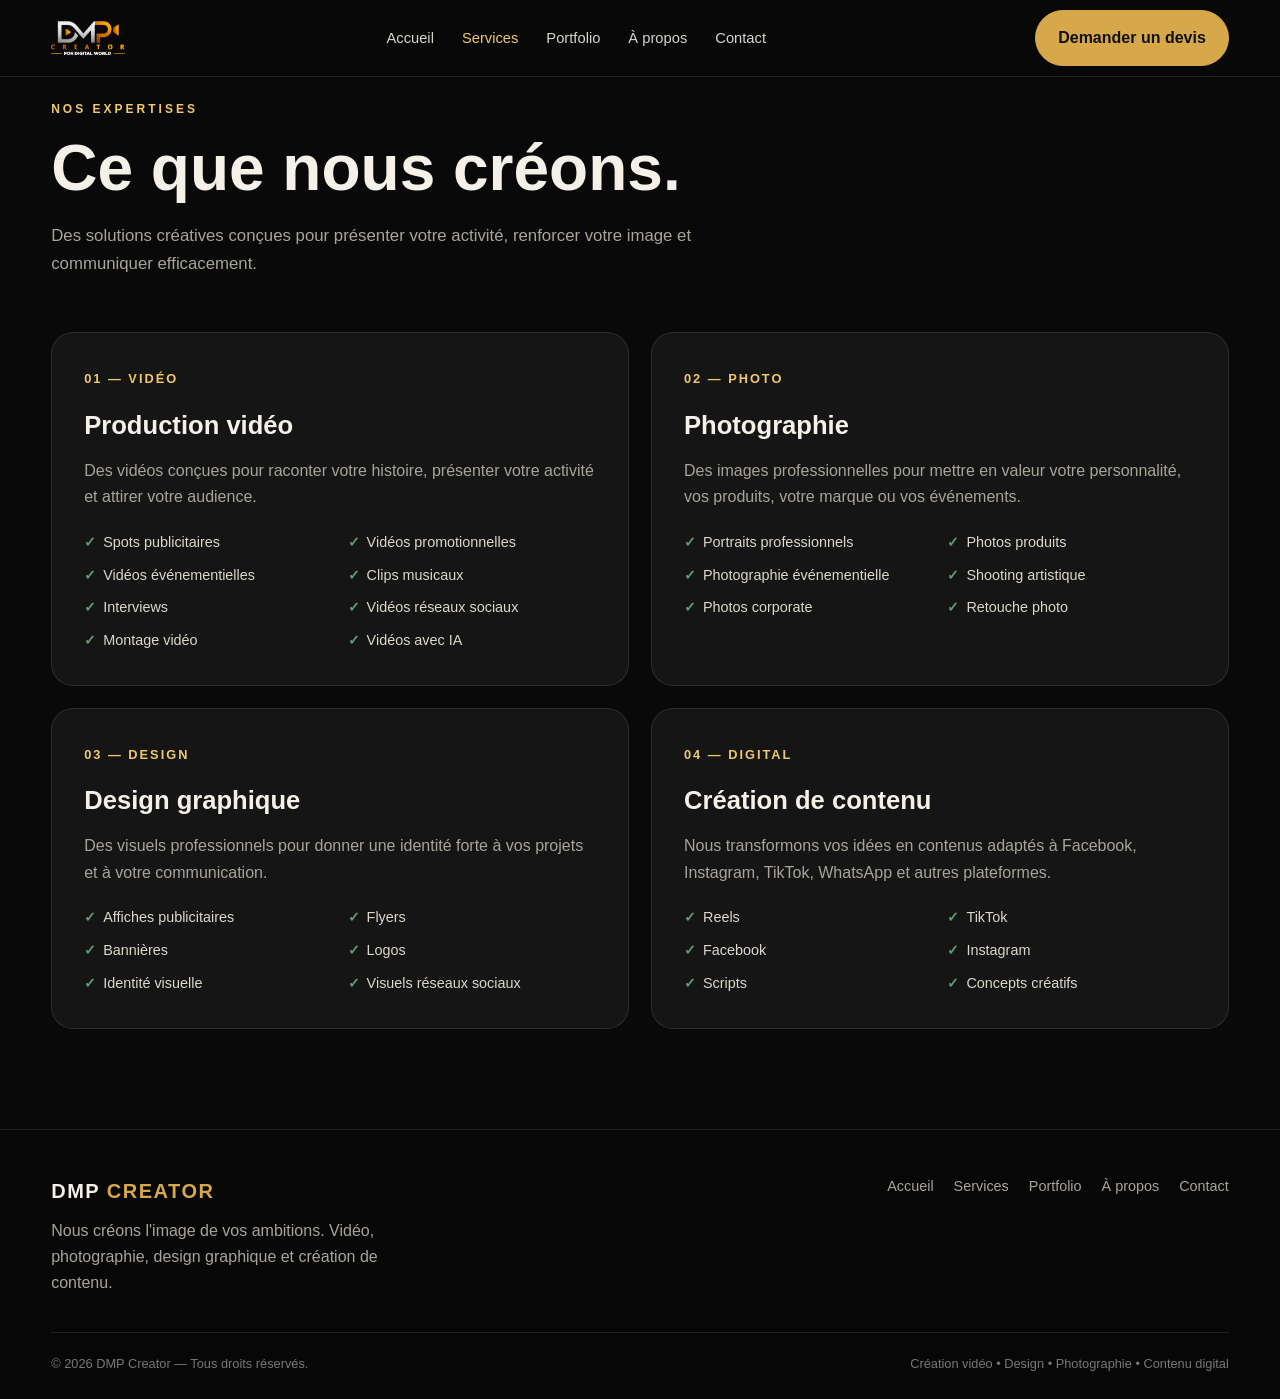
<file: services.html>
<!DOCTYPE html>
<html lang="fr">
<head>
  <meta charset="UTF-8">
  <meta name="viewport" content="width=device-width, initial-scale=1.0">
  <meta name="description" content="Découvrez les services de DMP Creator : production vidéo, photographie, design graphique et création de contenu digital.">
  <title>Services — DMP Creator</title>

  <style>
    :root{
      --bg:#090909;
      --bg-soft:#111111;
      --card:#151515;
      --card-2:#1b1b1b;
      --text:#f5f1e8;
      --muted:#a9a49b;
      --gold:#d7a84a;
      --gold-light:#f0c86b;
      --green:#5d9d73;
      --line:rgba(255,255,255,.10);
      --shadow:0 20px 60px rgba(0,0,0,.35);
      --radius:22px;
      --max:1180px;
    }

    *{box-sizing:border-box;margin:0;padding:0}
    html{scroll-behavior:smooth}
    body{
      font-family:Arial, Helvetica, sans-serif;
      background:var(--bg);
      color:var(--text);
      line-height:1.65;
      overflow-x:hidden;
    }
    a{text-decoration:none;color:inherit}
    img{max-width:100%;display:block}
    button{font:inherit}

    .container{
      width:min(92%,var(--max));
      margin:auto;
    }

    .section{
      padding:100px 0;
      position:relative;
    }

    .eyebrow{
      color:var(--gold-light);
      text-transform:uppercase;
      letter-spacing:3px;
      font-size:.75rem;
      font-weight:700;
      margin-bottom:15px;
    }

    .section-title{
      font-size:clamp(2rem,5vw,4rem);
      line-height:1.05;
      margin-bottom:20px;
      max-width:760px;
    }

    .section-intro{
      color:var(--muted);
      max-width:700px;
      font-size:1.05rem;
    }

    .btn{
      display:inline-flex;
      align-items:center;
      justify-content:center;
      gap:9px;
      padding:14px 22px;
      border-radius:999px;
      border:1px solid var(--gold);
      transition:.3s ease;
      font-weight:700;
      cursor:pointer;
    }

    .btn-primary{
      background:var(--gold);
      color:#111;
    }

    .btn-primary:hover{
      background:var(--gold-light);
      transform:translateY(-2px);
    }

    .btn-outline{
      background:transparent;
      color:var(--text);
    }

    .btn-outline:hover{
      background:rgba(215,168,74,.10);
      transform:translateY(-2px);
    }

    /* NAVIGATION */
    header{
      position:fixed;
      top:0;
      left:0;
      width:100%;
      z-index:1000;
      background:rgba(9,9,9,.86);
      backdrop-filter:blur(16px);
      border-bottom:1px solid var(--line);
    }

    .nav{
      min-height:76px;
      display:flex;
      align-items:center;
      justify-content:space-between;
      gap:20px;
    }

    .logo{
      font-size:1.25rem;
      font-weight:900;
      letter-spacing:1.5px;
    }

    .logo span{color:var(--gold)}

    .logo-img{height:34px;width:auto;display:block}

    .nav-links{
      display:flex;
      align-items:center;
      gap:28px;
      list-style:none;
    }

    .nav-links a{
      color:#d9d5cd;
      font-size:.92rem;
      transition:.25s;
    }

    .nav-links a:hover,
    .nav-links a.active{
      color:var(--gold-light);
    }

    .nav-cta{margin-left:8px}

    .menu-btn{
      display:none;
      background:none;
      border:0;
      color:var(--text);
      font-size:1.7rem;
      cursor:pointer;
    }

    /* HERO */
    .hero{
      min-height:100vh;
      display:flex;
      align-items:center;
      padding:140px 0 90px;
      background:
        radial-gradient(circle at 80% 20%, rgba(215,168,74,.13), transparent 30%),
        radial-gradient(circle at 10% 70%, rgba(93,157,115,.10), transparent 30%);
    }

    .hero-grid{
      display:grid;
      grid-template-columns:1.15fr .85fr;
      gap:60px;
      align-items:center;
    }

    .hero h1{
      font-size:clamp(3rem,7vw,6.8rem);
      line-height:.95;
      letter-spacing:-4px;
      margin-bottom:28px;
      max-width:900px;
    }

    .hero h1 span{
      color:var(--gold-light);
    }

    .hero-text{
      color:var(--muted);
      max-width:650px;
      font-size:1.1rem;
      margin-bottom:32px;
    }

    .hero-actions{
      display:flex;
      flex-wrap:wrap;
      gap:14px;
    }

    .hero-card{
      min-height:460px;
      border:1px solid var(--line);
      border-radius:30px;
      background:
        linear-gradient(145deg,rgba(215,168,74,.16),transparent 42%),
        linear-gradient(330deg,rgba(93,157,115,.12),transparent 45%),
        var(--card);
      box-shadow:var(--shadow);
      padding:35px;
      display:flex;
      flex-direction:column;
      justify-content:flex-end;
      overflow:hidden;
      position:relative;
    }

    .hero-card::before{
      content:"DMP";
      position:absolute;
      top:20px;
      right:-15px;
      font-size:9rem;
      font-weight:900;
      color:rgba(255,255,255,.025);
      line-height:1;
    }

    .hero-card h3{
      font-size:2rem;
      margin-bottom:10px;
    }

    .hero-card p{color:var(--muted)}

    .hero-badge{
      display:inline-block;
      width:max-content;
      padding:7px 12px;
      border:1px solid rgba(215,168,74,.4);
      border-radius:999px;
      color:var(--gold-light);
      font-size:.75rem;
      margin-bottom:16px;
    }

    /* STATS */
    .stats{
      border-top:1px solid var(--line);
      border-bottom:1px solid var(--line);
      padding:30px 0;
      background:#0c0c0c;
    }

    .stats-grid{
      display:grid;
      grid-template-columns:repeat(4,1fr);
      gap:20px;
    }

    .stat{
      text-align:center;
      padding:12px;
    }

    .stat strong{
      display:block;
      font-size:1.25rem;
      color:var(--gold-light);
      margin-bottom:4px;
    }

    .stat span{color:var(--muted);font-size:.88rem}

    /* SERVICES */
    .services-grid{
      display:grid;
      grid-template-columns:repeat(2,1fr);
      gap:22px;
      margin-top:55px;
    }

    .service-card{
      background:var(--card);
      border:1px solid var(--line);
      border-radius:var(--radius);
      padding:32px;
      transition:.3s ease;
    }

    .service-card:hover{
      transform:translateY(-6px);
      border-color:rgba(215,168,74,.45);
      box-shadow:var(--shadow);
    }

    .service-number{
      color:var(--gold-light);
      font-weight:900;
      font-size:.8rem;
      letter-spacing:2px;
    }

    .service-card h3{
      font-size:1.6rem;
      margin:12px 0;
    }

    .service-card p{color:var(--muted);margin-bottom:20px}

    .service-card ul{
      list-style:none;
      display:grid;
      grid-template-columns:repeat(2,1fr);
      gap:9px 15px;
    }

    .service-card li{
      color:#ddd7cc;
      font-size:.9rem;
    }

    .service-card li::before{
      content:"✓";
      color:var(--green);
      margin-right:7px;
      font-weight:900;
    }

    /* PORTFOLIO */
    .portfolio-head{
      display:flex;
      align-items:end;
      justify-content:space-between;
      gap:30px;
      margin-bottom:35px;
    }

    .filters{
      display:flex;
      flex-wrap:wrap;
      gap:8px;
      margin-bottom:30px;
    }

    .filter{
      border:1px solid var(--line);
      background:transparent;
      color:var(--muted);
      padding:9px 15px;
      border-radius:999px;
      cursor:pointer;
      transition:.25s;
    }

    .filter:hover,
    .filter.active{
      color:#111;
      background:var(--gold);
      border-color:var(--gold);
    }

    .portfolio-grid{
      display:grid;
      grid-template-columns:repeat(3,1fr);
      gap:20px;
    }

    .project{
      min-height:310px;
      border-radius:var(--radius);
      overflow:hidden;
      border:1px solid var(--line);
      background:var(--card);
      position:relative;
      display:flex;
      align-items:flex-end;
      padding:24px;
      background-size:cover;
      background-position:center;
      isolation:isolate;
    }

    .project::before{
      content:"";
      position:absolute;
      inset:0;
      background:linear-gradient(transparent 20%,rgba(0,0,0,.9));
      z-index:-1;
    }

    .project:nth-child(1){background-image:linear-gradient(135deg,#2b2418,#101010)}
    .project:nth-child(2){background-image:linear-gradient(135deg,#17352a,#0d1110)}
    .project:nth-child(3){background-image:linear-gradient(135deg,#292929,#111)}
    .project:nth-child(4){background-image:linear-gradient(135deg,#392b1b,#121212)}
    .project:nth-child(5){background-image:linear-gradient(135deg,#1b3027,#111)}
    .project:nth-child(6){background-image:linear-gradient(135deg,#302530,#101010)}

    .project-content h3{font-size:1.25rem;margin-bottom:4px}
    .project-content p{color:#bdb7ad;font-size:.85rem}

    .project[data-hidden="true"]{display:none}

    /* ABOUT */
    .about-grid{
      display:grid;
      grid-template-columns:.9fr 1.1fr;
      gap:65px;
      align-items:center;
    }

    .about-visual{
      min-height:480px;
      border-radius:30px;
      border:1px solid var(--line);
      background:
        radial-gradient(circle at 30% 30%,rgba(215,168,74,.20),transparent 30%),
        radial-gradient(circle at 70% 70%,rgba(93,157,115,.16),transparent 35%),
        #111;
      display:flex;
      align-items:center;
      justify-content:center;
      position:relative;
      overflow:hidden;
    }

    .about-logo{
      font-size:clamp(5rem,13vw,10rem);
      font-weight:900;
      letter-spacing:-8px;
      color:rgba(255,255,255,.07);
    }

    .about-content p{
      color:var(--muted);
      margin-bottom:18px;
    }

    .values{
      display:grid;
      grid-template-columns:repeat(2,1fr);
      gap:12px;
      margin-top:28px;
    }

    .value{
      padding:16px;
      border:1px solid var(--line);
      border-radius:15px;
      background:var(--card);
    }

    .value strong{display:block;margin-bottom:4px}
    .value span{font-size:.85rem;color:var(--muted)}

    /* PROCESS */
    .process-grid{
      display:grid;
      grid-template-columns:repeat(5,1fr);
      gap:12px;
      margin-top:50px;
    }

    .process{
      padding:25px 18px;
      background:var(--card);
      border:1px solid var(--line);
      border-radius:18px;
    }

    .process span{
      color:var(--gold-light);
      font-size:.75rem;
      font-weight:900;
    }

    .process h3{font-size:1.05rem;margin:10px 0}
    .process p{color:var(--muted);font-size:.84rem}

    /* CONTACT */
    .contact-box{
      display:grid;
      grid-template-columns:1fr .9fr;
      gap:40px;
      padding:50px;
      border:1px solid var(--line);
      border-radius:30px;
      background:
        radial-gradient(circle at 100% 0%,rgba(215,168,74,.13),transparent 35%),
        var(--card);
    }

    .contact-box p{color:var(--muted);max-width:600px}

    .contact-actions{
      display:flex;
      flex-wrap:wrap;
      gap:12px;
      margin-top:28px;
    }

    .contact-info{
      display:grid;
      gap:15px;
    }

    .contact-item{
      padding:18px;
      border:1px solid var(--line);
      border-radius:16px;
      background:rgba(255,255,255,.02);
    }

    .contact-item small{
      display:block;
      color:var(--gold-light);
      text-transform:uppercase;
      letter-spacing:1px;
      margin-bottom:4px;
    }

    .contact-item span{color:#ddd7cc}

    /* FOOTER */
    footer{
      border-top:1px solid var(--line);
      padding:45px 0 25px;
      background:#070707;
    }

    .footer-top{
      display:flex;
      align-items:flex-start;
      justify-content:space-between;
      gap:30px;
      padding-bottom:35px;
    }

    .footer-brand p{
      color:var(--muted);
      max-width:360px;
      margin-top:10px;
    }

    .footer-links{
      display:flex;
      flex-wrap:wrap;
      gap:20px;
    }

    .footer-links a{color:var(--muted);font-size:.9rem}
    .footer-links a:hover{color:var(--gold-light)}

    .copyright{
      border-top:1px solid var(--line);
      padding-top:20px;
      color:#777;
      font-size:.8rem;
      display:flex;
      justify-content:space-between;
      gap:15px;
    }

    /* RESPONSIVE */
    @media(max-width:900px){
      .hero-grid,
      .about-grid,
      .contact-box{
        grid-template-columns:1fr;
      }

      .hero-card{min-height:320px}
      .portfolio-grid{grid-template-columns:repeat(2,1fr)}
      .process-grid{grid-template-columns:repeat(3,1fr)}
    }

    @media(max-width:720px){
      .section{padding:75px 0}

      .menu-btn{display:block}

      .nav-links{
        display:none;
        position:absolute;
        top:76px;
        left:0;
        width:100%;
        padding:20px 5%;
        background:rgba(9,9,9,.98);
        border-bottom:1px solid var(--line);
        flex-direction:column;
        align-items:flex-start;
        gap:18px;
      }

      .nav-links.open{display:flex}
      .nav-cta{display:none}

      .hero h1{letter-spacing:-2px}
      .stats-grid{grid-template-columns:repeat(2,1fr)}
      .services-grid,
      .portfolio-grid,
      .process-grid{
        grid-template-columns:1fr;
      }

      .service-card ul{grid-template-columns:1fr}
      .portfolio-head{display:block}
      .values{grid-template-columns:1fr}
      .contact-box{padding:30px 22px}
      .footer-top,
      .copyright{
        flex-direction:column;
      }
    }
  </style>
</head>

<body>

  <header>
    <div class="container nav">
      <a href="index.html" class="logo"><img src="assets/logo.png" alt="DMP Creator" class="logo-img"></a>

      <button class="menu-btn" id="menuBtn" aria-label="Ouvrir le menu">☰</button>

      <ul class="nav-links" id="navLinks">
        <li><a href="index.html">Accueil</a></li>
        <li><a href="services.html" class="active">Services</a></li>
        <li><a href="portfolio.html">Portfolio</a></li>
        <li><a href="apropos.html">À propos</a></li>
        <li><a href="contact.html">Contact</a></li>
      </ul>

      <a href="contact.html" class="btn btn-primary nav-cta">Demander un devis</a>
    </div>
  </header>

  <main>
<!-- SERVICES -->
    <section class="section" id="services">
      <div class="container">

        <div class="eyebrow">Nos expertises</div>
        <h2 class="section-title">Ce que nous créons.</h2>
        <p class="section-intro">
          Des solutions créatives conçues pour présenter votre activité,
          renforcer votre image et communiquer efficacement.
        </p>

        <div class="services-grid">

          <article class="service-card">
            <span class="service-number">01 — VIDÉO</span>
            <h3>Production vidéo</h3>
            <p>
              Des vidéos conçues pour raconter votre histoire, présenter
              votre activité et attirer votre audience.
            </p>
            <ul>
              <li>Spots publicitaires</li>
              <li>Vidéos promotionnelles</li>
              <li>Vidéos événementielles</li>
              <li>Clips musicaux</li>
              <li>Interviews</li>
              <li>Vidéos réseaux sociaux</li>
              <li>Montage vidéo</li>
              <li>Vidéos avec IA</li>
            </ul>
          </article>

          <article class="service-card">
            <span class="service-number">02 — PHOTO</span>
            <h3>Photographie</h3>
            <p>
              Des images professionnelles pour mettre en valeur votre
              personnalité, vos produits, votre marque ou vos événements.
            </p>
            <ul>
              <li>Portraits professionnels</li>
              <li>Photos produits</li>
              <li>Photographie événementielle</li>
              <li>Shooting artistique</li>
              <li>Photos corporate</li>
              <li>Retouche photo</li>
            </ul>
          </article>

          <article class="service-card">
            <span class="service-number">03 — DESIGN</span>
            <h3>Design graphique</h3>
            <p>
              Des visuels professionnels pour donner une identité forte
              à vos projets et à votre communication.
            </p>
            <ul>
              <li>Affiches publicitaires</li>
              <li>Flyers</li>
              <li>Bannières</li>
              <li>Logos</li>
              <li>Identité visuelle</li>
              <li>Visuels réseaux sociaux</li>
            </ul>
          </article>

          <article class="service-card">
            <span class="service-number">04 — DIGITAL</span>
            <h3>Création de contenu</h3>
            <p>
              Nous transformons vos idées en contenus adaptés à Facebook,
              Instagram, TikTok, WhatsApp et autres plateformes.
            </p>
            <ul>
              <li>Reels</li>
              <li>TikTok</li>
              <li>Facebook</li>
              <li>Instagram</li>
              <li>Scripts</li>
              <li>Concepts créatifs</li>
            </ul>
          </article>

        </div>
      </div>
    </section>
  </main>

  <footer>
    <div class="container">

      <div class="footer-top">

        <div class="footer-brand">
          <div class="logo">DMP <span>CREATOR</span></div>
          <p>
            Nous créons l'image de vos ambitions.
            Vidéo, photographie, design graphique et création de contenu.
          </p>
        </div>

        <nav class="footer-links">
          <a href="index.html">Accueil</a>
          <a href="services.html">Services</a>
          <a href="portfolio.html">Portfolio</a>
          <a href="apropos.html">À propos</a>
          <a href="contact.html">Contact</a>
        </nav>

      </div>

      <div class="copyright">
        <span>© 2026 DMP Creator — Tous droits réservés.</span>
        <span>Création vidéo • Design • Photographie • Contenu digital</span>
      </div>

    </div>
  </footer>

  <script>
    const menuBtn = document.getElementById("menuBtn");
    const navLinks = document.getElementById("navLinks");
    menuBtn.addEventListener("click", () => {
      navLinks.classList.toggle("open");
    });
    document.querySelectorAll("#navLinks a").forEach(link => {
      link.addEventListener("click", () => {
        navLinks.classList.remove("open");
      });
    });
  </script>

</body>
</html>
</file>
